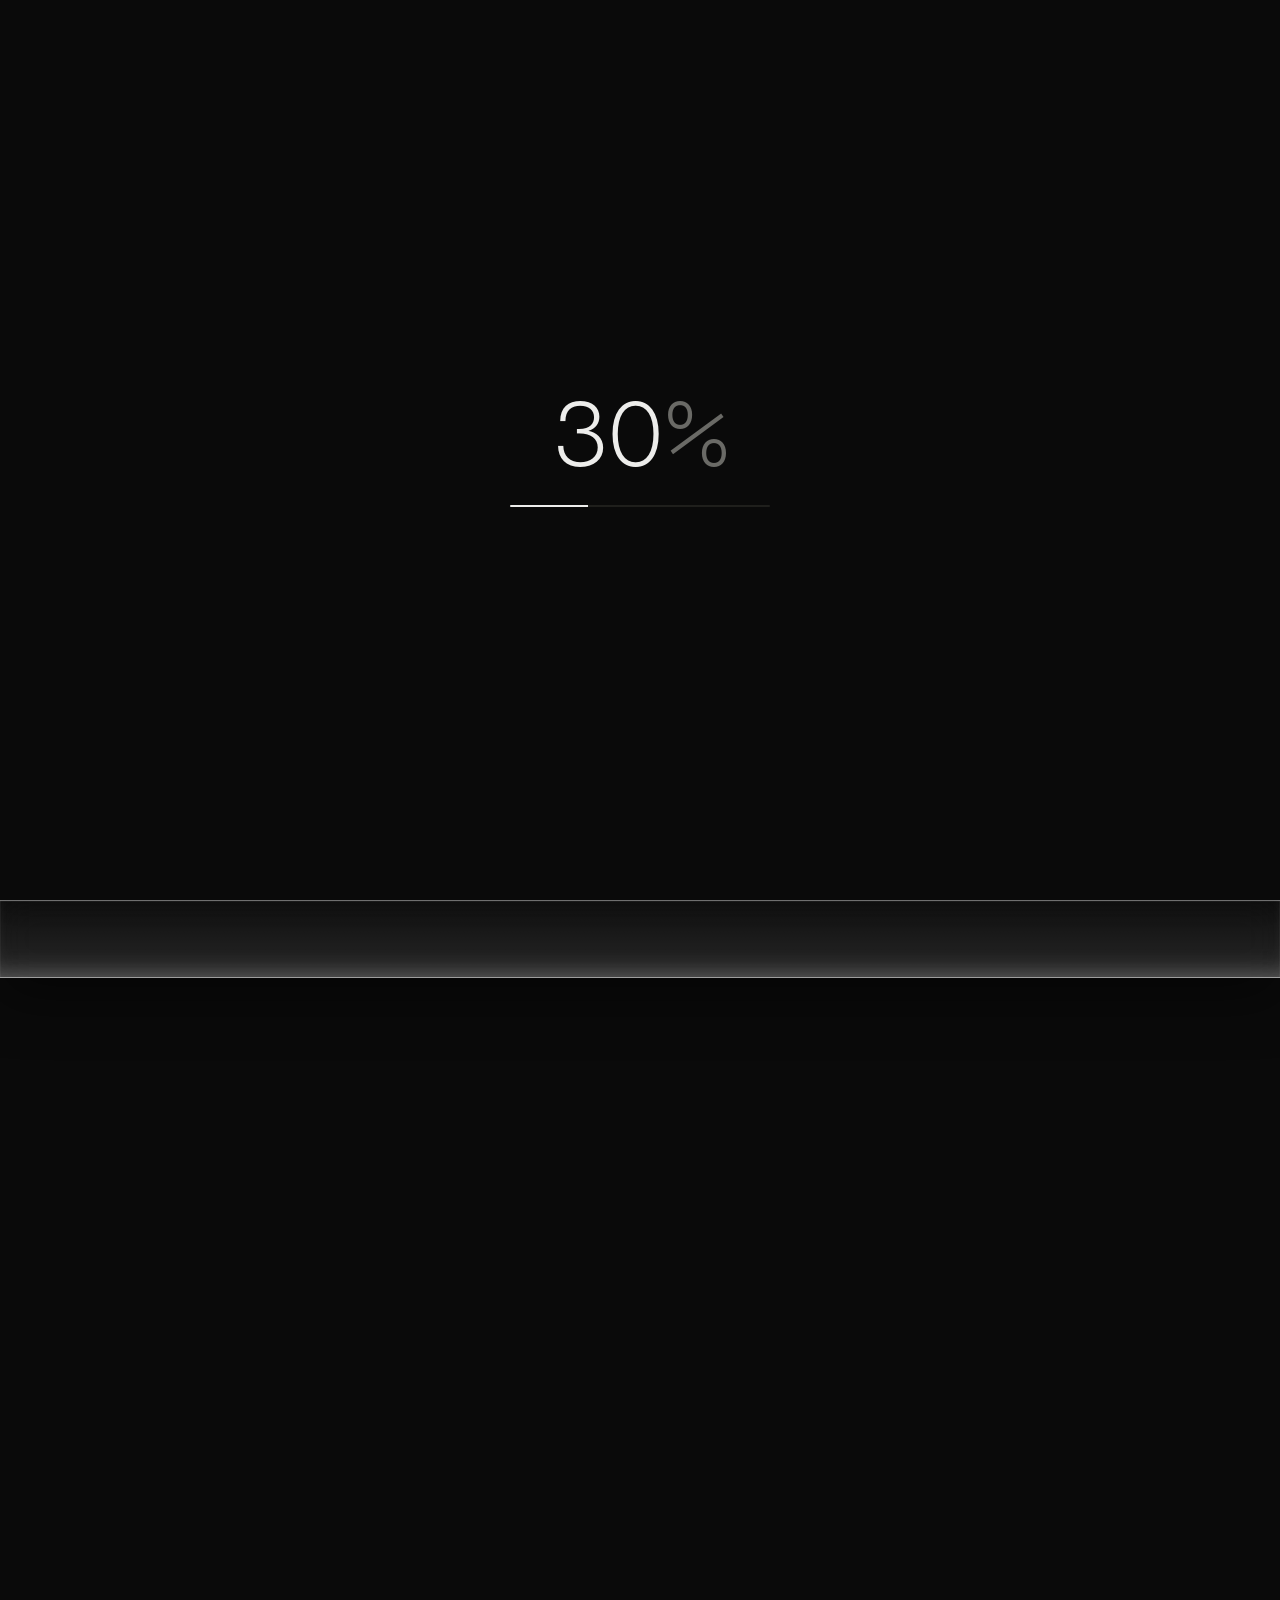
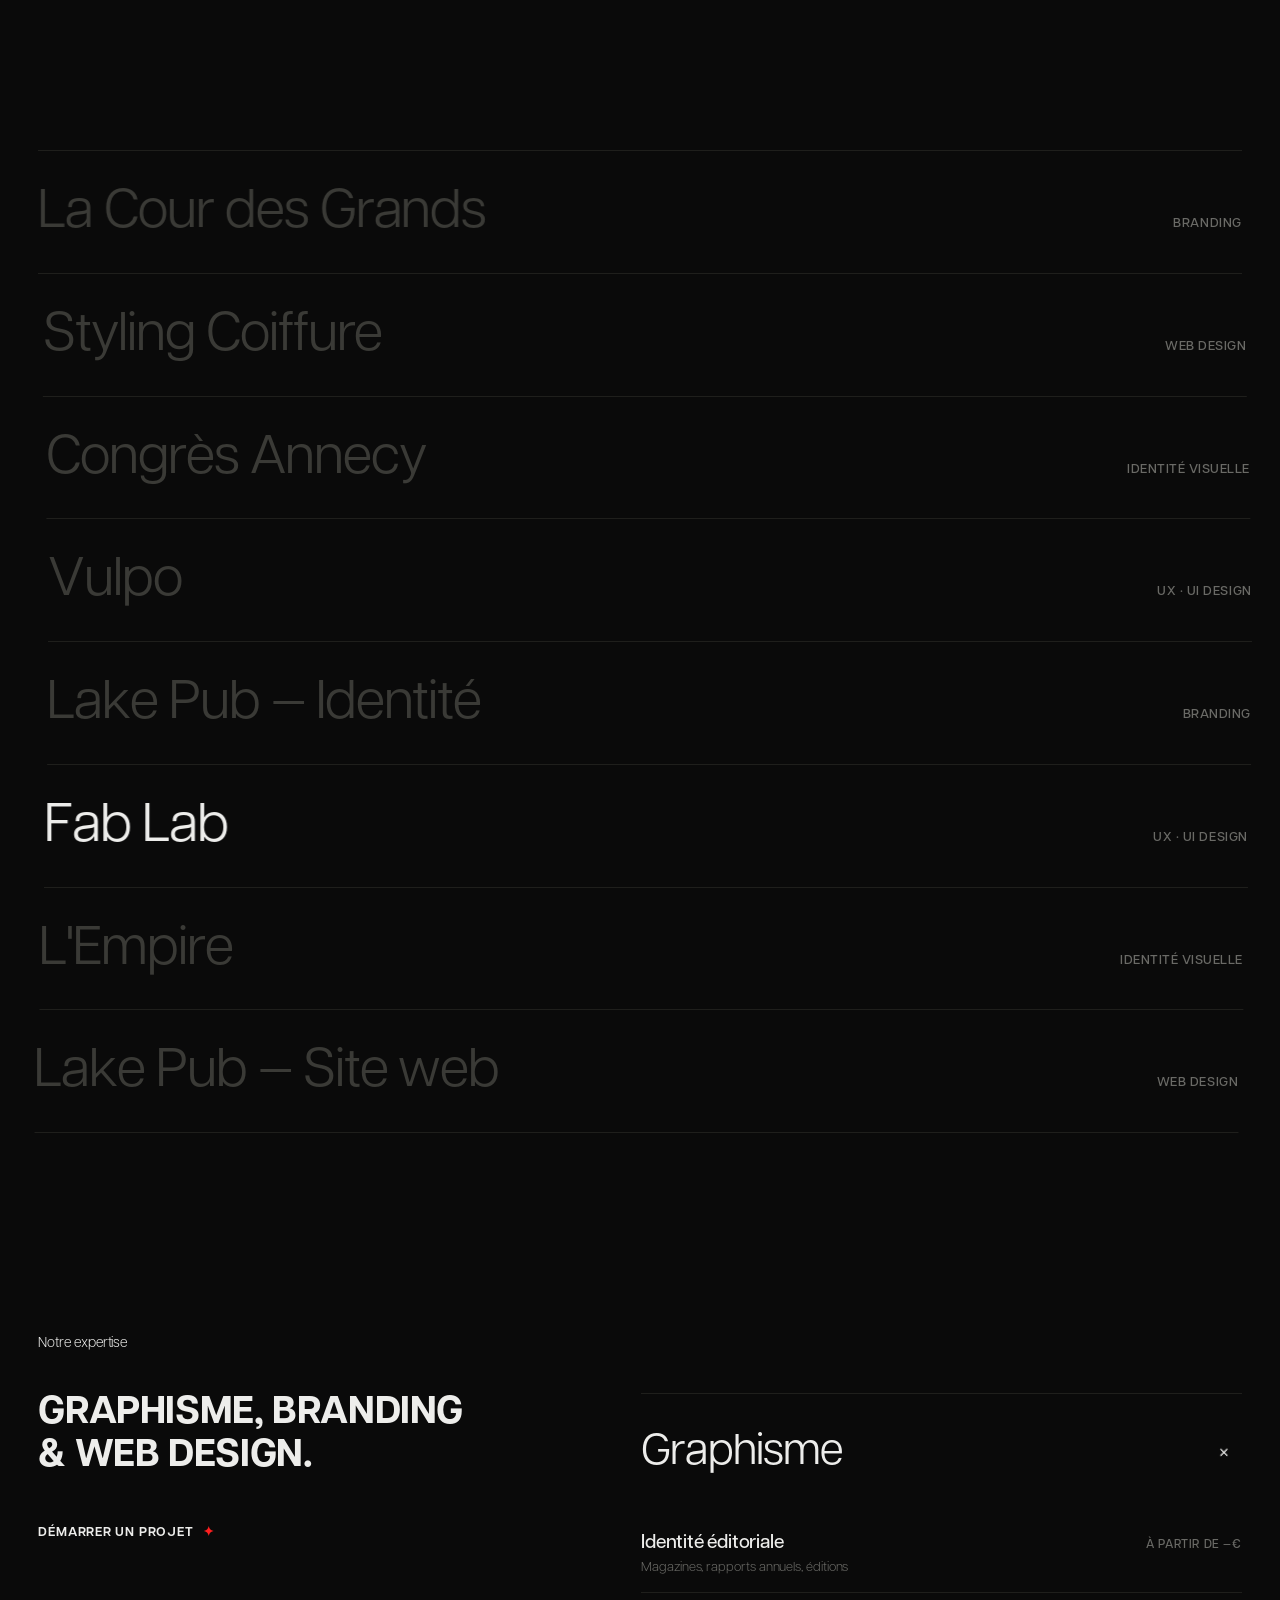
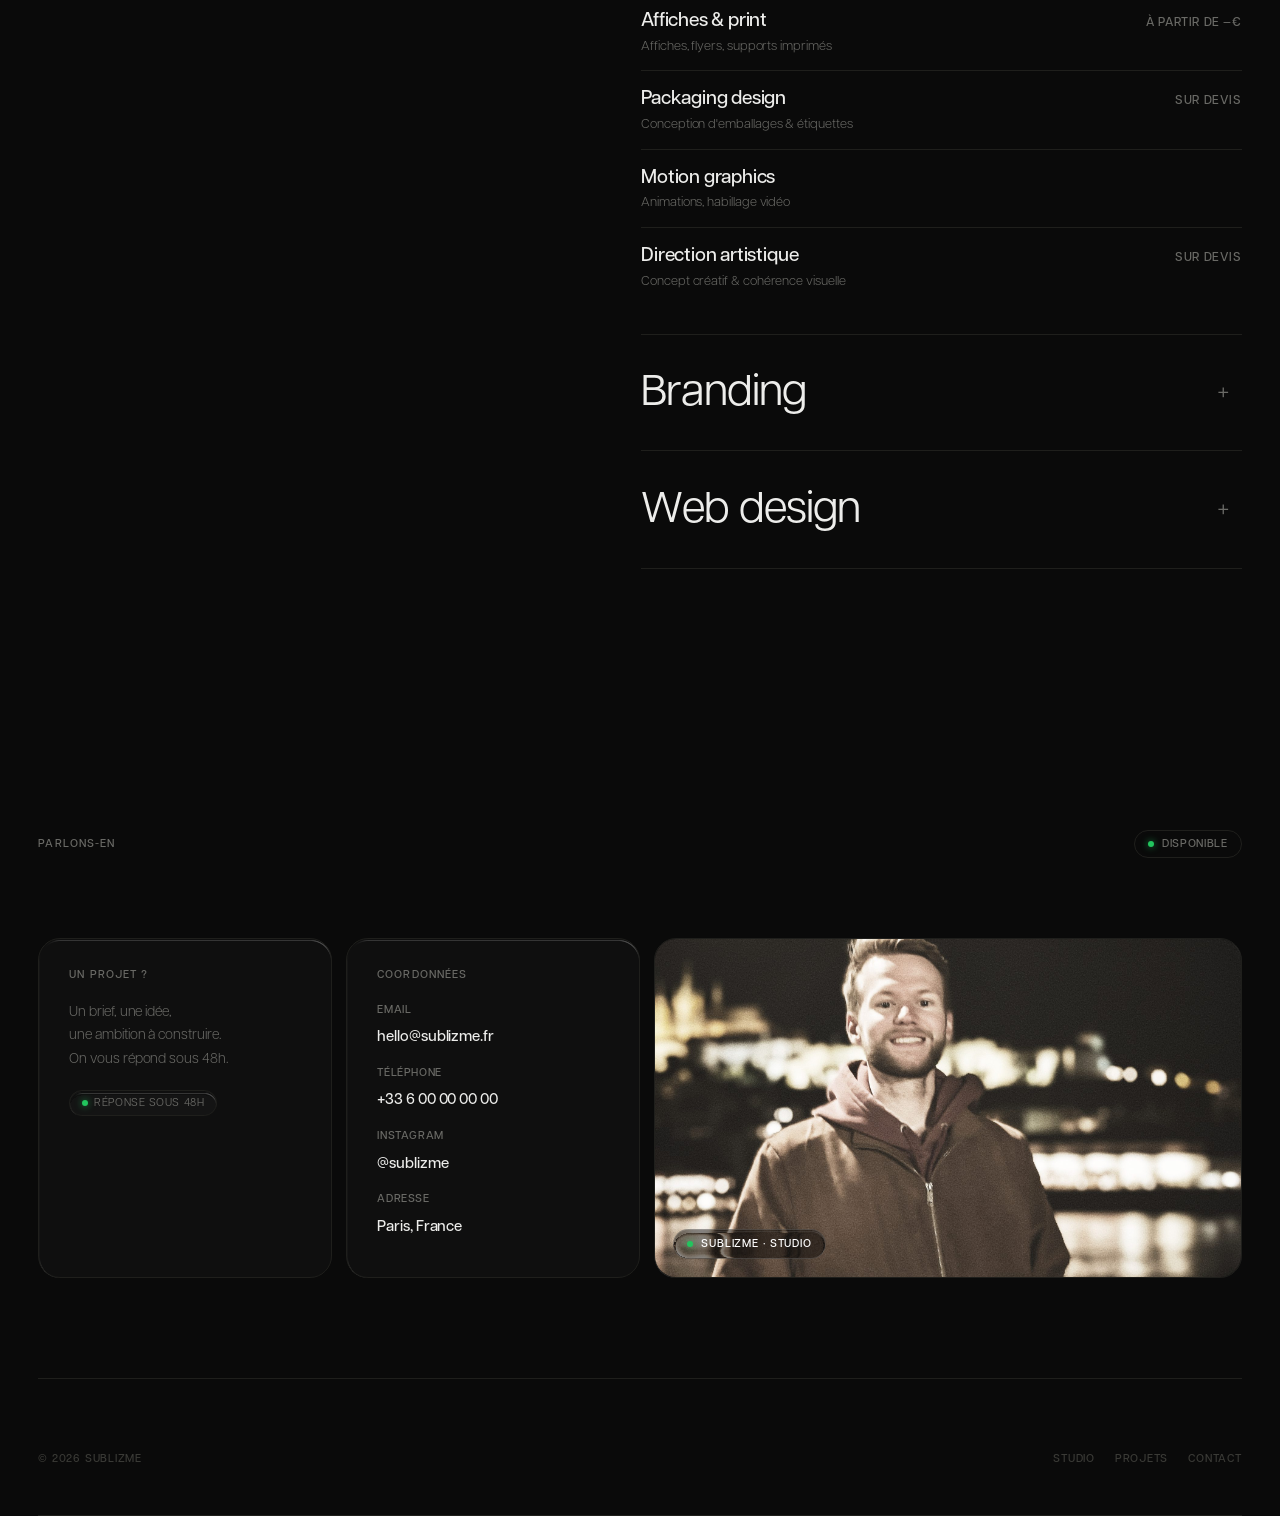
<file: index.html>
<!DOCTYPE html>
<html lang="fr">
<head>
  <meta charset="UTF-8">
  <meta name="viewport" content="width=device-width, initial-scale=1.0">
  <meta name="description" content="Sublizme — Studio créatif. Graphisme, branding et web design haut de gamme. Paris.">
  <title>Sublizme — Studio Créatif</title>
  <link rel="icon" type="image/svg+xml" href="assets/img/favicon.svg">
  <link rel="stylesheet" href="assets/css/base.css?v=57">
  <link rel="stylesheet" href="assets/css/components.css?v=57">
  <link rel="stylesheet" href="assets/css/pages.css?v=57">
</head>
<body>
  <div class="pt" id="pt" aria-hidden="true"></div>

  <!-- ========== ÉCRAN DE CHARGEMENT ========== -->
  <div class="loader" id="loader">
    <div class="loader-inner">
      <div class="loader-pct"><span id="loader-num">0</span><span class="loader-sign">%</span></div>
      <div class="loader-bar"><span class="loader-bar-fill" id="loader-bar"></span></div>
    </div>
  </div>

  <!-- ========== HERO ========== -->
  <section class="hero" id="hero">
    <div class="hero-stage">
      <!-- Grille animée en fond (canvas). -->
      <canvas class="hero-grid" id="hero-grid" aria-hidden="true"></canvas>
      <!-- Média qui s'agrandit au scroll (vidéo desktop / image figée mobile,
           injecté par index.js) + accroche qui s'écarte. -->
      <div class="hero-expand" id="hero-expand"></div>
      <div class="hero-title" id="hero-title" aria-hidden="true">
        <span class="ht-word ht-1">Studio</span>
        <span class="ht-word ht-2">Créatif</span>
      </div>
    </div>

    <div class="hero-foot" id="hero-foot">
      <div class="version">
        <a href="#" class="sn-logo" aria-label="Sublizme">
          <svg xmlns="http://www.w3.org/2000/svg" viewBox="0 0 1382.81 239.48" fill="currentColor">
            <path d="M114.4,103.4l-28.28-5.66c-14.46-3.14-17.6-11-17.6-16.66,0-8.49,5.97-18.54,25.77-18.54,14.77,0,30.17,5.03,28.91,23.89h61.91c0-50.28-36.46-72.91-89.26-72.91S5.97,34.88,5.97,81.08c0,43.69,33.63,57.83,66.31,64.11l31.74,6.29c16.97,3.46,23.26,8.49,23.26,18.23,0,13.83-12.57,20.74-30.8,20.74-25.14,0-33.63-14.14-34.57-30.8H0c0,53.74,38.34,79.83,96.17,79.83,49.97,0,94.28-18.86,94.28-70.09,0-32.06-17.28-54.37-76.06-66Z"/>
            <path d="M315.85,163.74c0,21.06-12.57,27.97-26.08,27.97s-22.94-6.91-22.94-27.97v-90.83h-58.14v105.29c0,39.29,23.57,61.28,55,61.28s46.51-20.74,49.66-38.34h2.51v35.2h58.14V72.91h-58.14v90.83Z"/>
            <path d="M497.5,69.77c-21.69,0-37.71,10.06-42.43,18.86V16.34h-58.14v220h58.14v-15.72c4.72,8.8,20.74,18.86,42.43,18.86,33.63,0,70.08-23.89,70.08-84.86s-36.46-84.86-70.08-84.86ZM482.42,191.39c-14.14,0-29.86-11.31-29.86-36.77s15.71-36.77,29.86-36.77,30.48,11.31,30.48,36.77-16.03,36.77-30.48,36.77Z"/>
            <rect x="582.67" y="16.34" width="58.14" height="220"/>
            <rect x="663.75" y="72.91" width="58.14" height="163.43"/>
            <path d="M692.66,0c-16.03,0-30.48,13.2-30.48,30.8s14.46,30.49,30.48,30.49,30.8-12.88,30.8-30.49-14.46-30.8-30.8-30.8Z"/>
            <path d="M1149.3,69.77c-27.34,0-46.83,20.11-49.34,37.4h-.32c-7.23-24.2-26.08-37.4-48.08-37.4-25.46,0-43.06,20.75-45.57,38.34h-2.51v-35.2h-58.14v163.43h58.14v-90.83c0-21.06,10.69-27.97,21.37-27.97s19.8,6.91,19.8,27.97v90.83h58.14v-90.83c0-21.06,10.69-27.97,21.37-27.97s19.8,6.91,19.8,27.97v90.83h58.14v-105.28c0-39.29-21.69-61.29-52.8-61.29Z"/>
            <path d="M1382.81,155.57c0-66-38.34-85.8-80.46-85.8s-85.17,22.31-85.17,83.91c0,65.05,45.57,85.8,84.86,85.8,42.43,0,71.97-22.95,78.57-60.66h-50.6c-1.89,7.54-5.66,16.97-27.03,16.97-16.97,0-27.66-6.91-30.48-27.03h109.37c.63-3.77.94-6.91.94-13.2ZM1272.81,136.08c2.83-14.77,11.32-22.63,27.97-22.63,21.69,0,26.4,13.51,27.34,22.63h-55.31Z"/>
            <path d="M833.61,214.08c-.08-16.27-5.33-30.99-13.8-41.72-7.46-9.45-20.74-11.79-31.1-5.65-23.82,14.12-39.65,39.43-39.65,69.63h173.32v-81.71h-41.36c-26.12.19-47.27,26.7-47.42,59.45Z"/>
            <path d="M833.61,95.17c.08,16.27,5.33,30.99,13.8,41.72,7.46,9.45,20.74,11.79,31.1,5.65,23.82-14.12,39.65-39.43,39.65-69.63h-173.32v81.71h41.37c26.12-.19,47.26-26.7,47.41-59.45Z"/>
          </svg>
        </a>
      </div>
      <div class="nav">
        <a class="menu-btn" href="#contact">contact</a>
      </div>
    </div>
  </section>

  <!-- ========== ABOUT ========== -->
  <section class="about" id="about">
    <div class="copy" id="about-copy">Un studio créatif fondé sur une conviction : <em>l'esthétique</em> n'est pas un luxe, c'est un avantage compétitif. Chaque détail compte.</div>
  </section>

  <!-- ========== PROJECTS ========== -->
  <section class="projects" id="projects">
    <div class="project-list">
      <a class="project-row hover-star"       data-idx="0" href="projet-lacourdesgrands.html"><span class="title">La Cour des Grands</span><span class="meta">Branding</span></a>
      <a class="project-row muted hover-star" data-idx="1" href="projet-stylingcoiffure.html"><span class="title">Styling Coiffure</span><span class="meta">Web design</span></a>
      <a class="project-row muted hover-star" data-idx="2" href="projet-congresannecy.html"><span class="title">Congrès Annecy</span><span class="meta">Identité visuelle</span></a>
      <a class="project-row muted hover-star" data-idx="3" href="projet-vulpo.html"><span class="title">Vulpo</span><span class="meta">UX · UI Design</span></a>
      <a class="project-row muted hover-star" data-idx="4" href="projet-lakepub-identite.html"><span class="title">Lake Pub — Identité</span><span class="meta">Branding</span></a>
      <a class="project-row muted hover-star" data-idx="5" href="projet-fablab.html"><span class="title">Fab Lab</span><span class="meta">UX · UI Design</span></a>
      <a class="project-row muted hover-star" data-idx="6" href="projet-lempire.html"><span class="title">L'Empire</span><span class="meta">Identité visuelle</span></a>
      <a class="project-row muted hover-star" data-idx="7" href="projet-lakepub-web.html"><span class="title">Lake Pub — Site web</span><span class="meta">Web design</span></a>
    </div>
  </section>

  <!-- ========== SERVICES ========== -->
  <section class="services" id="services">
    <div class="services-left">
      <div class="label">Notre expertise</div>
      <h2>Graphisme, Branding &amp; Web design.</h2>
      <a href="#contact" class="cta fx-x-trigger"><span class="cta-txt">DÉMARRER UN PROJET</span> <span class="star">✦</span></a>
    </div>
    <div class="services-right">

      <div class="service-row fx-x-trigger"><span class="name">Graphisme</span><span class="plus">+</span></div>
      <div class="service-body"><div class="inner">
        <div class="svc-item"><div class="svc-info"><span class="svc-name">Identité éditoriale</span><span class="svc-desc">Magazines, rapports annuels, éditions</span></div><span class="svc-price">à partir de —€</span></div>
        <div class="svc-item"><div class="svc-info"><span class="svc-name">Affiches &amp; print</span><span class="svc-desc">Affiches, flyers, supports imprimés</span></div><span class="svc-price">à partir de —€</span></div>
        <div class="svc-item"><div class="svc-info"><span class="svc-name">Packaging design</span><span class="svc-desc">Conception d'emballages &amp; étiquettes</span></div><span class="svc-price">sur devis</span></div>
        <div class="svc-item"><div class="svc-info"><span class="svc-name">Motion graphics</span><span class="svc-desc">Animations, habillage vidéo</span></div></div>
        <div class="svc-item"><div class="svc-info"><span class="svc-name">Direction artistique</span><span class="svc-desc">Concept créatif &amp; cohérence visuelle</span></div><span class="svc-price">sur devis</span></div>
      </div></div>

      <div class="service-row fx-x-trigger"><span class="name">Branding</span><span class="plus">+</span></div>
      <div class="service-body"><div class="inner">
        <div class="svc-item"><div class="svc-info"><span class="svc-name">Stratégie de marque</span><span class="svc-desc">Positionnement, plateforme de marque</span></div><span class="svc-price">sur devis</span></div>
        <div class="svc-item"><div class="svc-info"><span class="svc-name">Logo &amp; wordmark</span><span class="svc-desc">Création de logotype sur mesure</span></div><span class="svc-price">à partir de —€</span></div>
        <div class="svc-item"><div class="svc-info"><span class="svc-name">Charte graphique</span><span class="svc-desc">Couleurs, typographies, déclinaisons</span></div><span class="svc-price">à partir de —€</span></div>
        <div class="svc-item"><div class="svc-info"><span class="svc-name">Naming</span><span class="svc-desc">Recherche de nom &amp; baseline</span></div></div>
        <div class="svc-item"><div class="svc-info"><span class="svc-name">Brand guidelines</span><span class="svc-desc">Document de référence complet</span></div></div>
      </div></div>

      <div class="service-row fx-x-trigger"><span class="name">Web design</span><span class="plus">+</span></div>
      <div class="service-body"><div class="inner">
        <div class="svc-item"><div class="svc-info"><span class="svc-name">Site vitrine</span><span class="svc-desc">Design + intégration, jusqu'à 6 sections</span></div><span class="svc-price">à partir de —€</span></div>
        <div class="svc-item"><div class="svc-info"><span class="svc-name">Landing page</span><span class="svc-desc">Page unique orientée conversion</span></div><span class="svc-price">à partir de —€</span></div>
        <div class="svc-item"><div class="svc-info"><span class="svc-name">UX/UI design</span><span class="svc-desc">Maquettes, design system</span></div><span class="svc-price">sur devis</span></div>
        <div class="svc-item"><div class="svc-info"><span class="svc-name">Prototypage Figma</span><span class="svc-desc">Prototype interactif cliquable</span></div></div>
        <div class="svc-item"><div class="svc-info"><span class="svc-name">Intégration web</span><span class="svc-desc">Développement responsive</span></div><span class="svc-price">à partir de —€</span></div>
      </div></div>

    </div>
  </section>

  <!-- Curseur custom, % de scroll, pile d'aperçus projet — injectés/utilisés par JS -->
  <div class="pct" id="pct">00%</div>
  <div class="cursor-stack" id="cursor-stack" aria-hidden="true"></div>

  <script src="assets/js/site.js?v=57"></script>
  <script src="assets/js/index.js?v=57"></script>
</body>
</html>
</file>
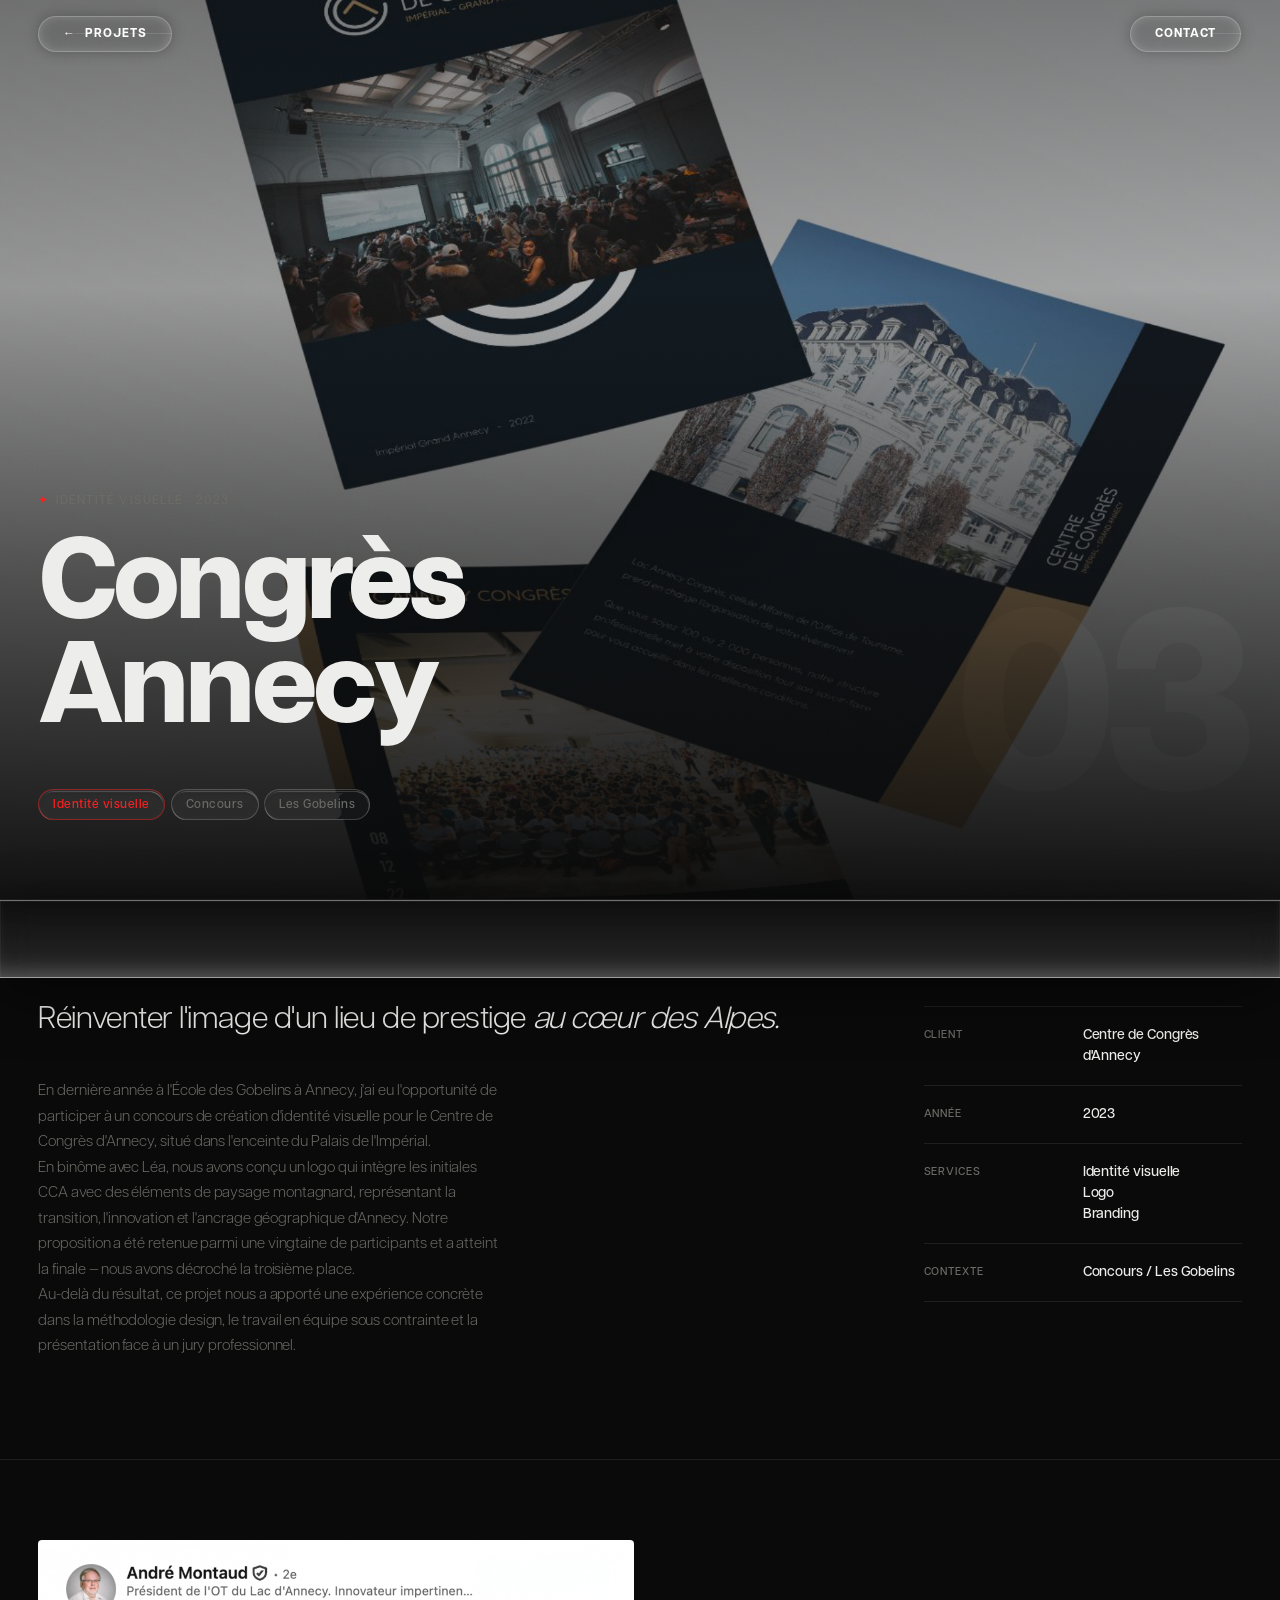
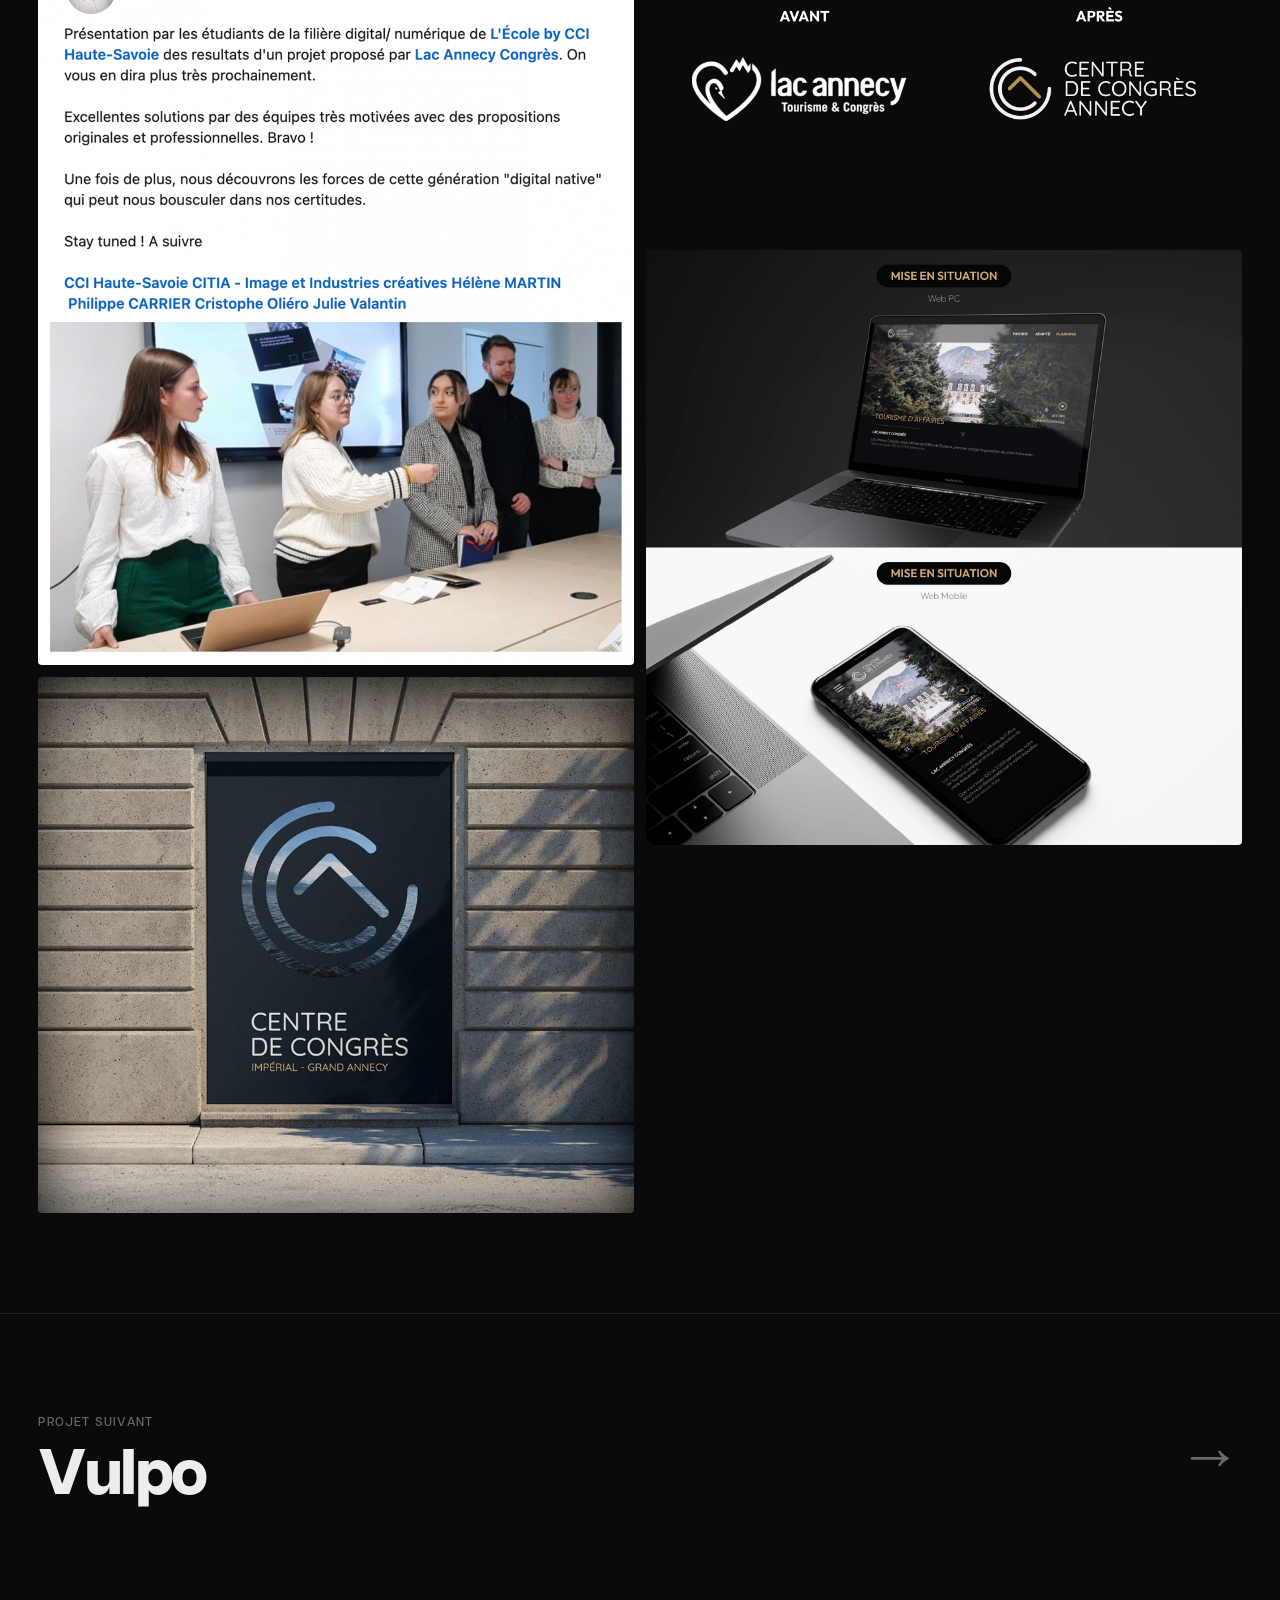
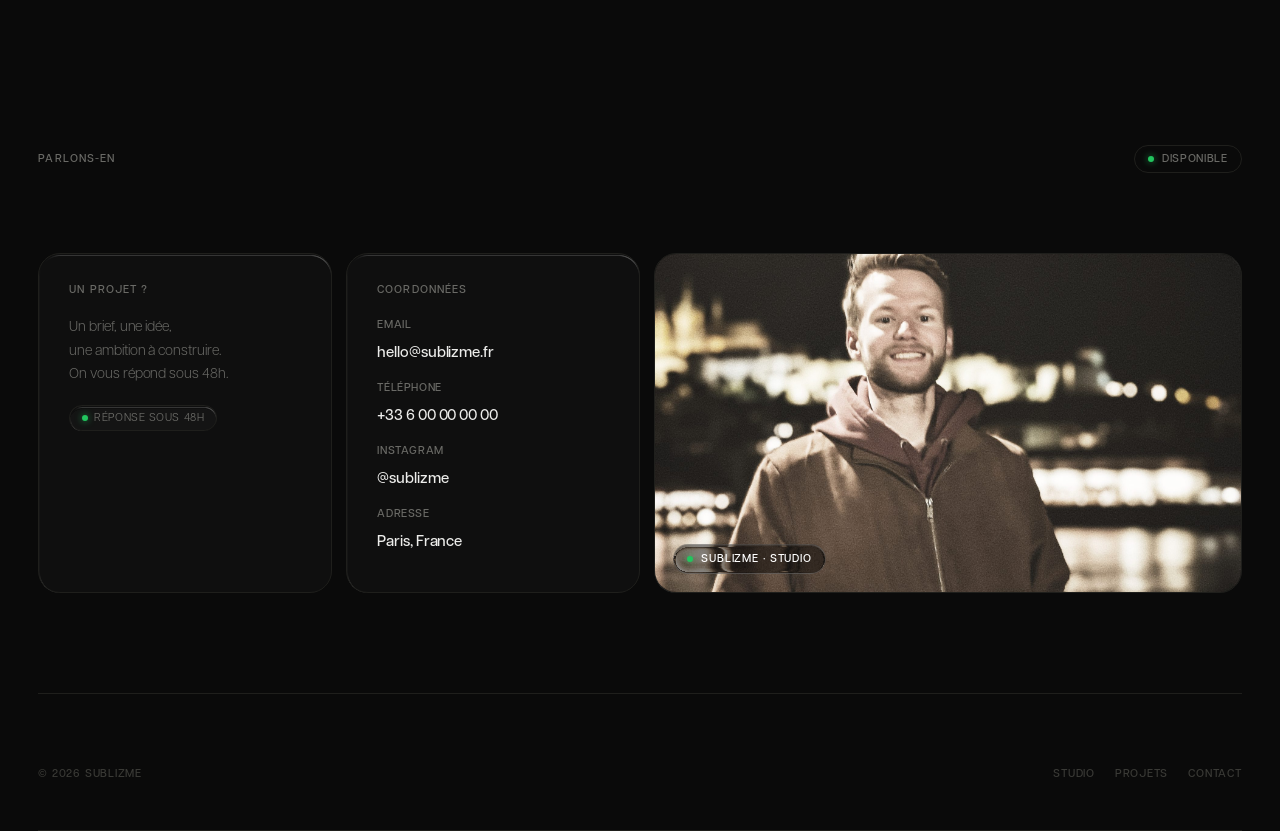
<file: projet-congresannecy.html>
<!DOCTYPE html>
<html lang="fr">
<head>
<meta charset="UTF-8">
<meta name="viewport" content="width=device-width, initial-scale=1.0">
<title>Congrès Annecy — Sublizme</title>
<link rel="icon" type="image/svg+xml" href="assets/img/favicon.svg">
<link rel="stylesheet" href="assets/css/base.css?v=57">
<link rel="stylesheet" href="assets/css/components.css?v=57">
<link rel="stylesheet" href="assets/css/pages.css?v=57">
</head>
<body>
  <div class="pt" id="pt" aria-hidden="true"></div>

<!-- HERO -->
<section class="ph">
  <div class="ph-num" aria-hidden="true">03</div>
  <div class="ph-kicker"><span class="dot">✦</span>Identité visuelle · 2023</div>
  <h1>Congrès<br>Annecy</h1>
  <div class="ph-tags">
    <span class="ph-tag accent">Identité visuelle</span>
    <span class="ph-tag">Concours</span>
    <span class="ph-tag">Les Gobelins</span>
  </div>
  <div class="ph-divider"></div>
</section>

<!-- COVER -->
<div class="pc-cover">
  <img src="assets/img/projects/congresannecy-cover.png" alt="Congrès Annecy">
  <div class="cover-overlay"></div>
  <div class="cover-label">Congrès Annecy</div>
</div>

<!-- INFO -->
<section class="pi">
  <div class="pi-desc">
    <p class="pi-intro">Réinventer l'image d'un lieu de prestige <em>au cœur des Alpes.</em></p>
    <p>En dernière année à l'École des Gobelins à Annecy, j'ai eu l'opportunité de participer à un concours de création d'identité visuelle pour le Centre de Congrès d'Annecy, situé dans l'enceinte du Palais de l'Impérial.</p>
    <p>En binôme avec Léa, nous avons conçu un logo qui intègre les initiales CCA avec des éléments de paysage montagnard, représentant la transition, l'innovation et l'ancrage géographique d'Annecy. Notre proposition a été retenue parmi une vingtaine de participants et a atteint la finale — nous avons décroché la troisième place.</p>
    <p>Au-delà du résultat, ce projet nous a apporté une expérience concrète dans la méthodologie design, le travail en équipe sous contrainte et la présentation face à un jury professionnel.</p>
  </div>
  <div class="pi-meta">
    <div class="pi-meta-row"><span class="mk">Client</span><span class="mv">Centre de Congrès d'Annecy</span></div>
    <div class="pi-meta-row"><span class="mk">Année</span><span class="mv">2023</span></div>
    <div class="pi-meta-row"><span class="mk">Services</span><span class="mv">Identité visuelle<br>Logo<br>Branding</span></div>
    <div class="pi-meta-row"><span class="mk">Contexte</span><span class="mv">Concours / Les Gobelins</span></div>
  </div>
</section>

<!-- MASONRY -->
<div class="masonry">
  <img src="assets/img/projects/congresannecy-presentation.png" alt="Lac Annecy Congrès — présentation du projet">
  <img src="assets/img/projects/congresannecy-mockup.png" alt="Congrès Annecy">
  <img src="assets/img/projects/congresannecy-mid.png" alt="Congrès Annecy">
  <img src="assets/img/projects/congresannecy-duo1.png" alt="Congrès Annecy">
</div>

<!-- NEXT -->
<a href="projet-vulpo.html" class="pn fx-x-trigger">
  <div>
    <div class="pn-label">Projet suivant</div>
    <div class="pn-title">Vulpo</div>
  </div>
  <div class="pn-right"><span class="pn-arrow">→</span></div>
</a>

<script src="assets/js/site.js?v=57"></script>
<script>
SublizmeSite.injectNav({back: 'index.html#projects', label: 'Projets'});
SublizmeSite.injectFooter();
</script>
</body>
</html>
</file>
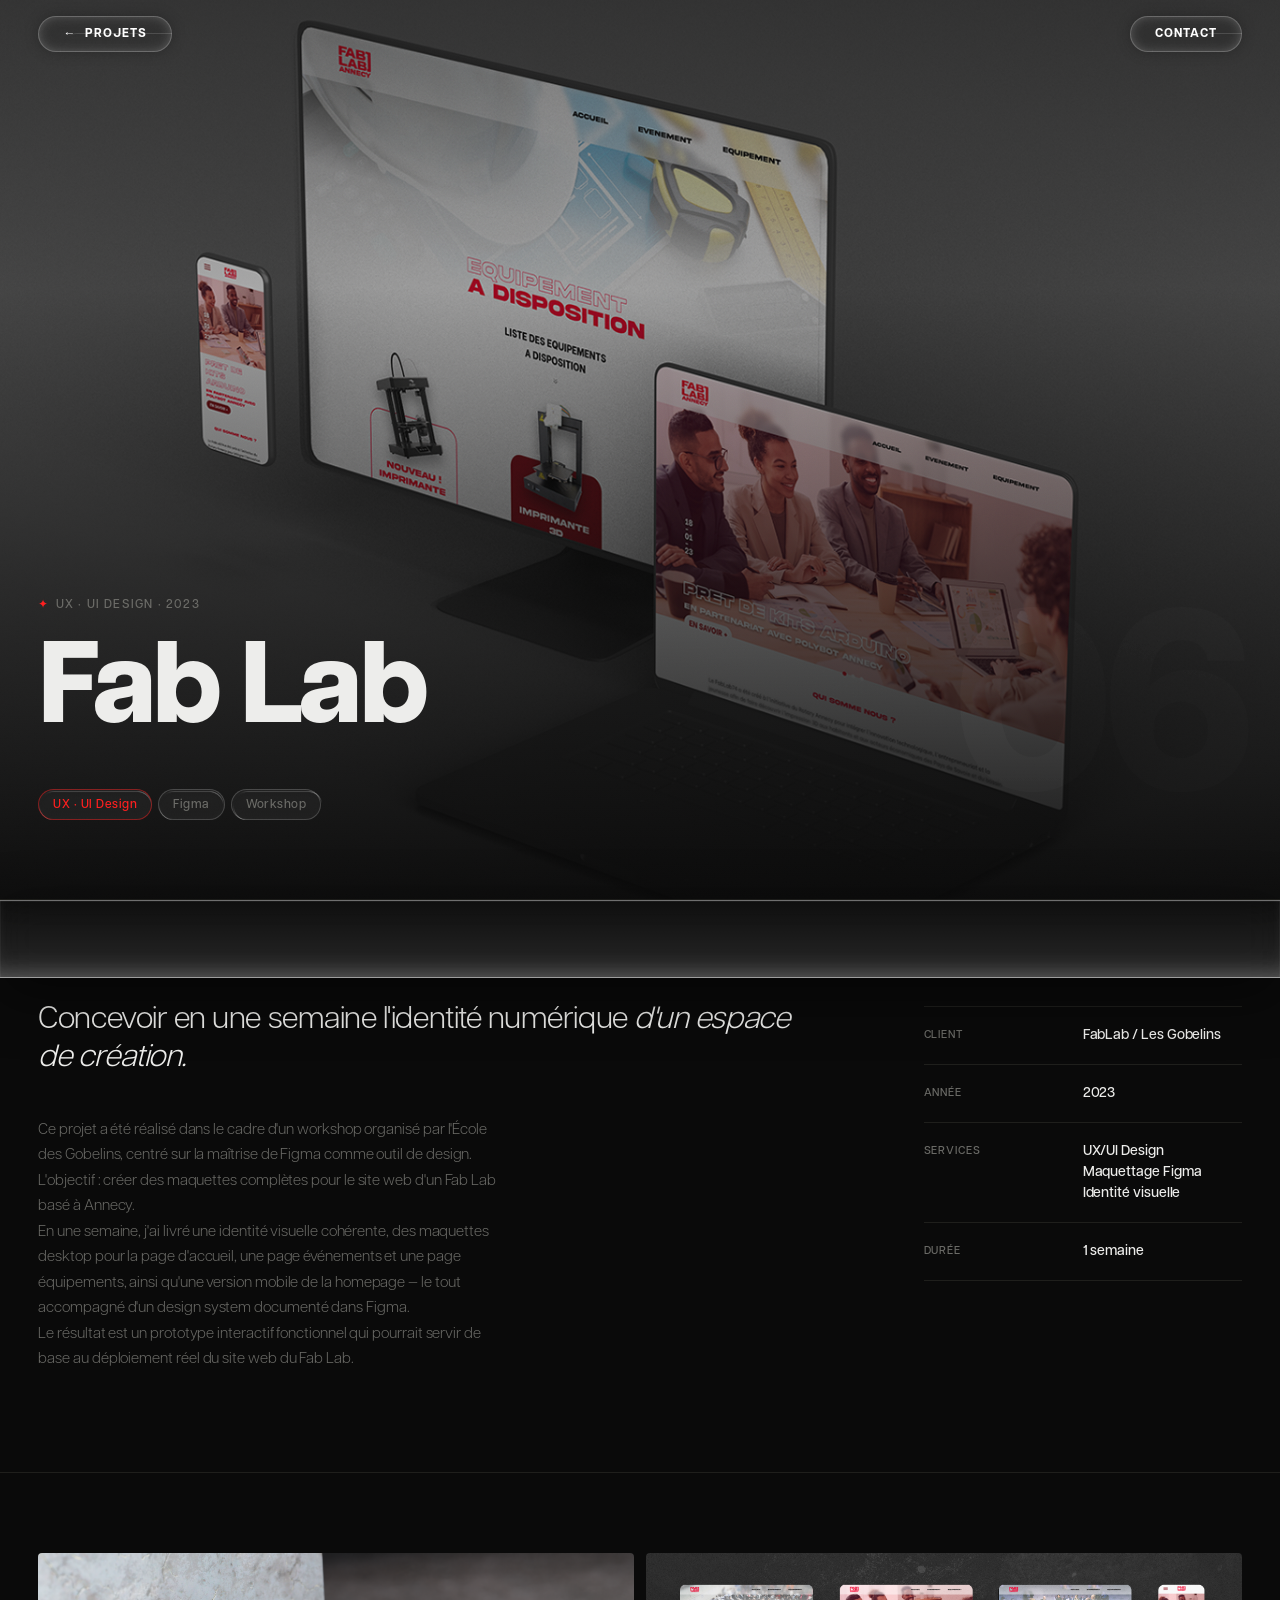
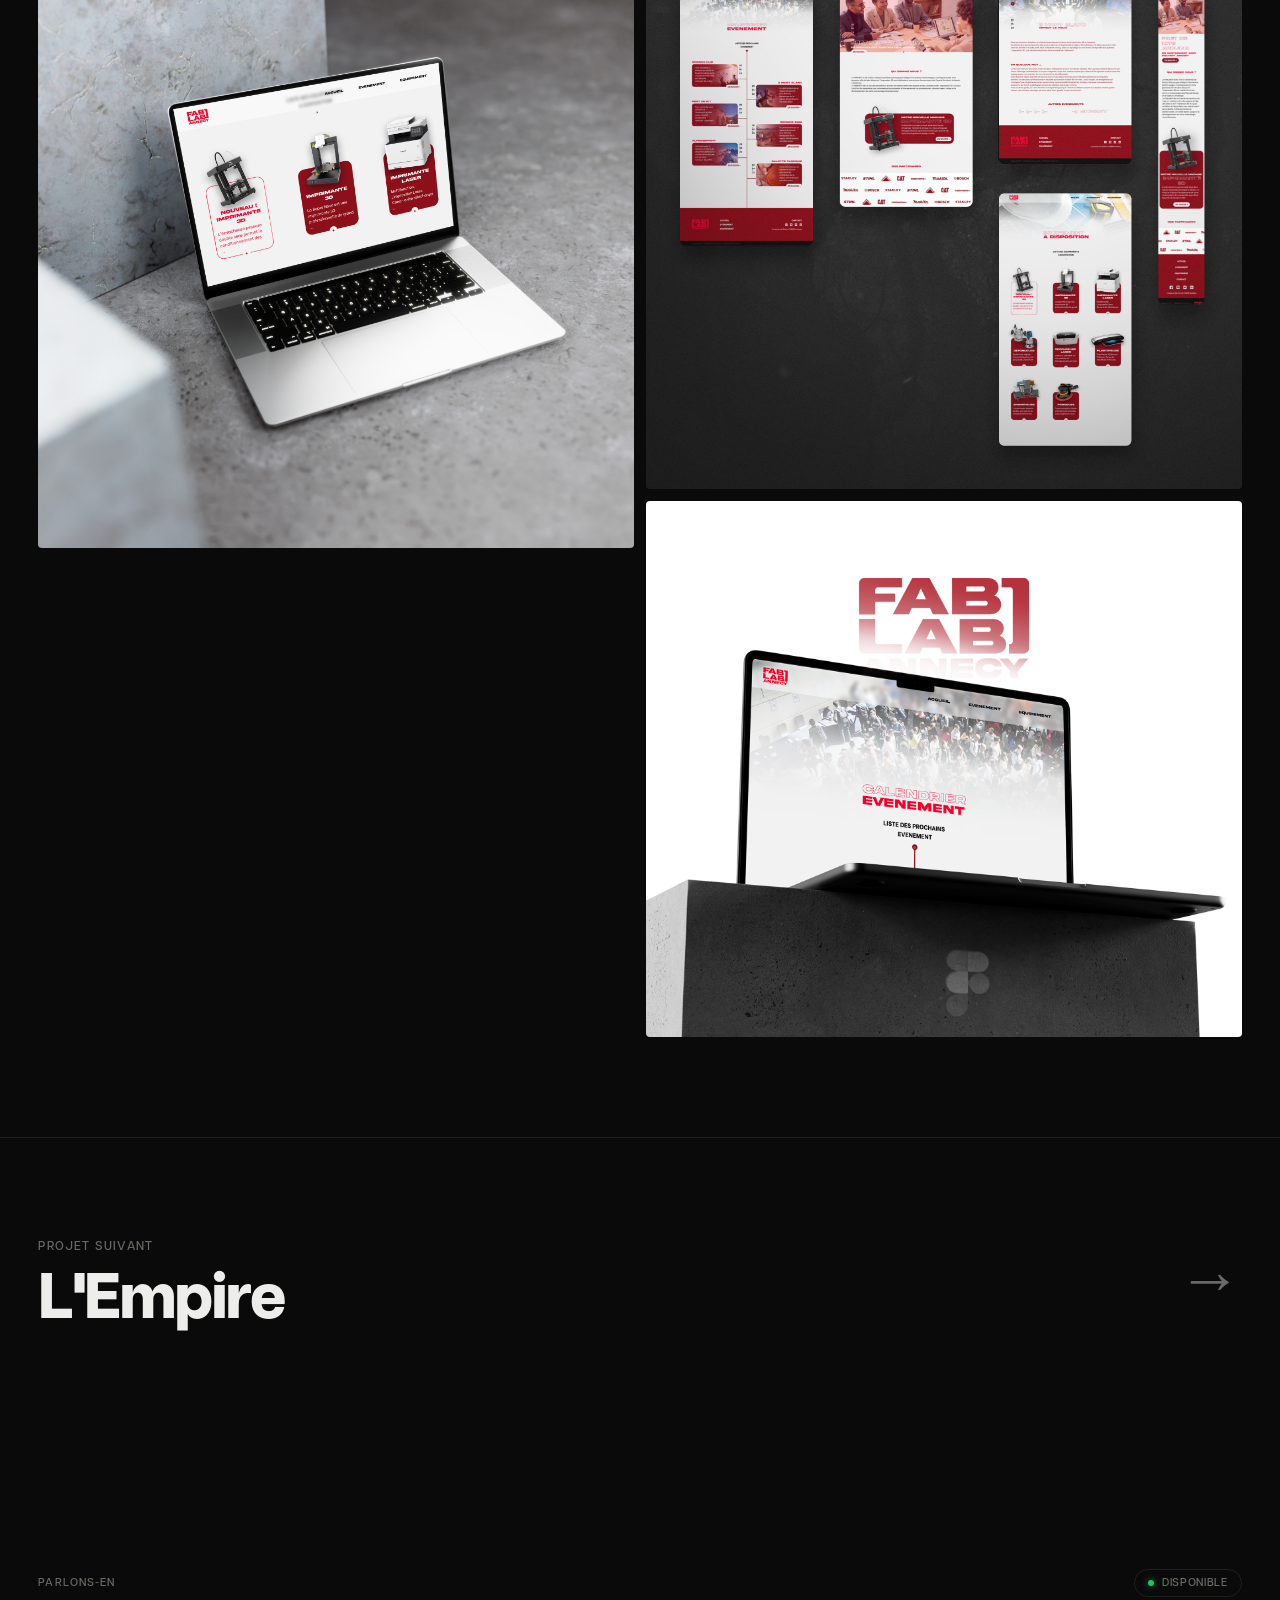
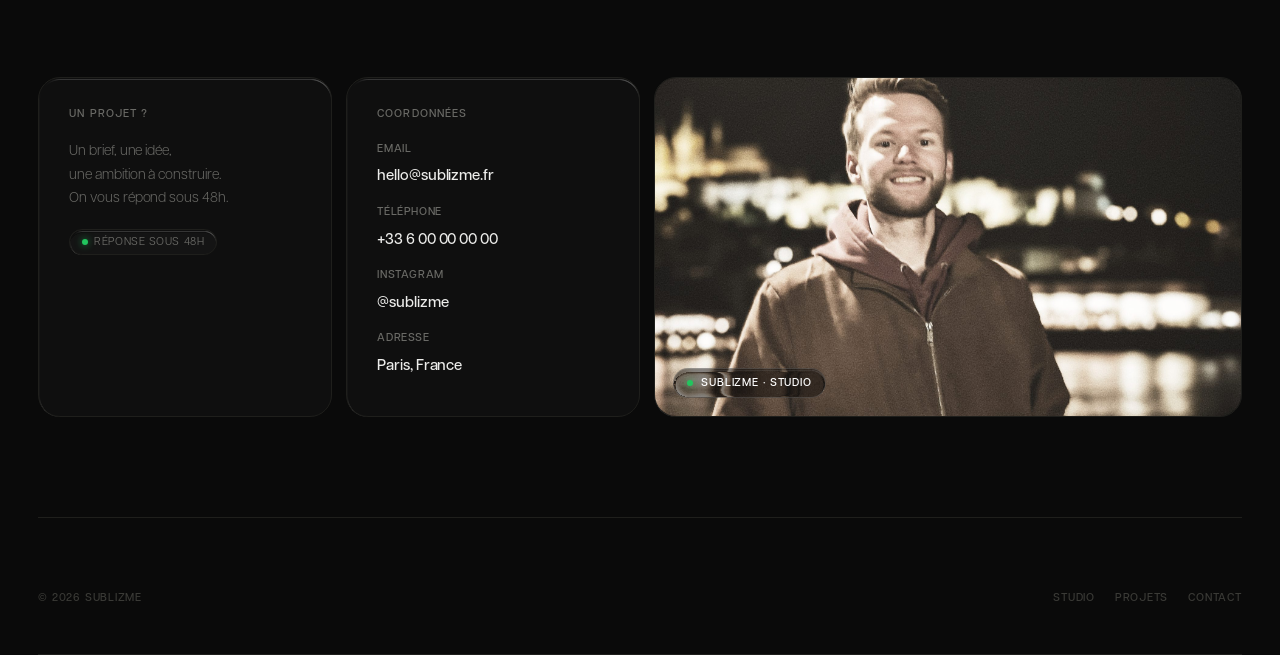
<file: projet-fablab.html>
<!DOCTYPE html>
<html lang="fr">
<head>
<meta charset="UTF-8">
<meta name="viewport" content="width=device-width, initial-scale=1.0">
<title>Fab Lab — Sublizme</title>
<link rel="icon" type="image/svg+xml" href="assets/img/favicon.svg">
<link rel="stylesheet" href="assets/css/base.css?v=57">
<link rel="stylesheet" href="assets/css/components.css?v=57">
<link rel="stylesheet" href="assets/css/pages.css?v=57">
</head>
<body>
  <div class="pt" id="pt" aria-hidden="true"></div>

<!-- HERO -->
<section class="ph">
  <div class="ph-num" aria-hidden="true">06</div>
  <div class="ph-kicker"><span class="dot">✦</span>UX · UI Design · 2023</div>
  <h1>Fab Lab</h1>
  <div class="ph-tags">
    <span class="ph-tag accent">UX · UI Design</span>
    <span class="ph-tag">Figma</span>
    <span class="ph-tag">Workshop</span>
  </div>
  <div class="ph-divider"></div>
</section>

<!-- COVER -->
<div class="pc-cover">
  <img src="assets/img/projects/fablab-cover.png" alt="Fab Lab">
  <div class="cover-overlay"></div>
  <div class="cover-label">Fab Lab</div>
</div>

<!-- INFO -->
<section class="pi">
  <div class="pi-desc">
    <p class="pi-intro">Concevoir en une semaine l'identité numérique <em>d'un espace de création.</em></p>
    <p>Ce projet a été réalisé dans le cadre d'un workshop organisé par l'École des Gobelins, centré sur la maîtrise de Figma comme outil de design. L'objectif : créer des maquettes complètes pour le site web d'un Fab Lab basé à Annecy.</p>
    <p>En une semaine, j'ai livré une identité visuelle cohérente, des maquettes desktop pour la page d'accueil, une page événements et une page équipements, ainsi qu'une version mobile de la homepage — le tout accompagné d'un design system documenté dans Figma.</p>
    <p>Le résultat est un prototype interactif fonctionnel qui pourrait servir de base au déploiement réel du site web du Fab Lab.</p>
  </div>
  <div class="pi-meta">
    <div class="pi-meta-row"><span class="mk">Client</span><span class="mv">FabLab / Les Gobelins</span></div>
    <div class="pi-meta-row"><span class="mk">Année</span><span class="mv">2023</span></div>
    <div class="pi-meta-row"><span class="mk">Services</span><span class="mv">UX/UI Design<br>Maquettage Figma<br>Identité visuelle</span></div>
    <div class="pi-meta-row"><span class="mk">Durée</span><span class="mv">1 semaine</span></div>
  </div>
</section>

<!-- MASONRY -->
<div class="masonry">
  <img src="assets/img/projects/fablab-web-1.png" alt="Fab Lab — site web">
  <img src="assets/img/projects/fablab-web-2.png" alt="Fab Lab — déclinaisons web">
  <img src="assets/img/projects/fablab-mockup.png" alt="Fab Lab">
</div>

<!-- NEXT -->
<a href="projet-lempire.html" class="pn fx-x-trigger">
  <div>
    <div class="pn-label">Projet suivant</div>
    <div class="pn-title">L'Empire</div>
  </div>
  <div class="pn-right"><span class="pn-arrow">→</span></div>
</a>

<script src="assets/js/site.js?v=57"></script>
<script>
SublizmeSite.injectNav({back: 'index.html#projects', label: 'Projets'});
SublizmeSite.injectFooter();
</script>
</body>
</html>
</file>
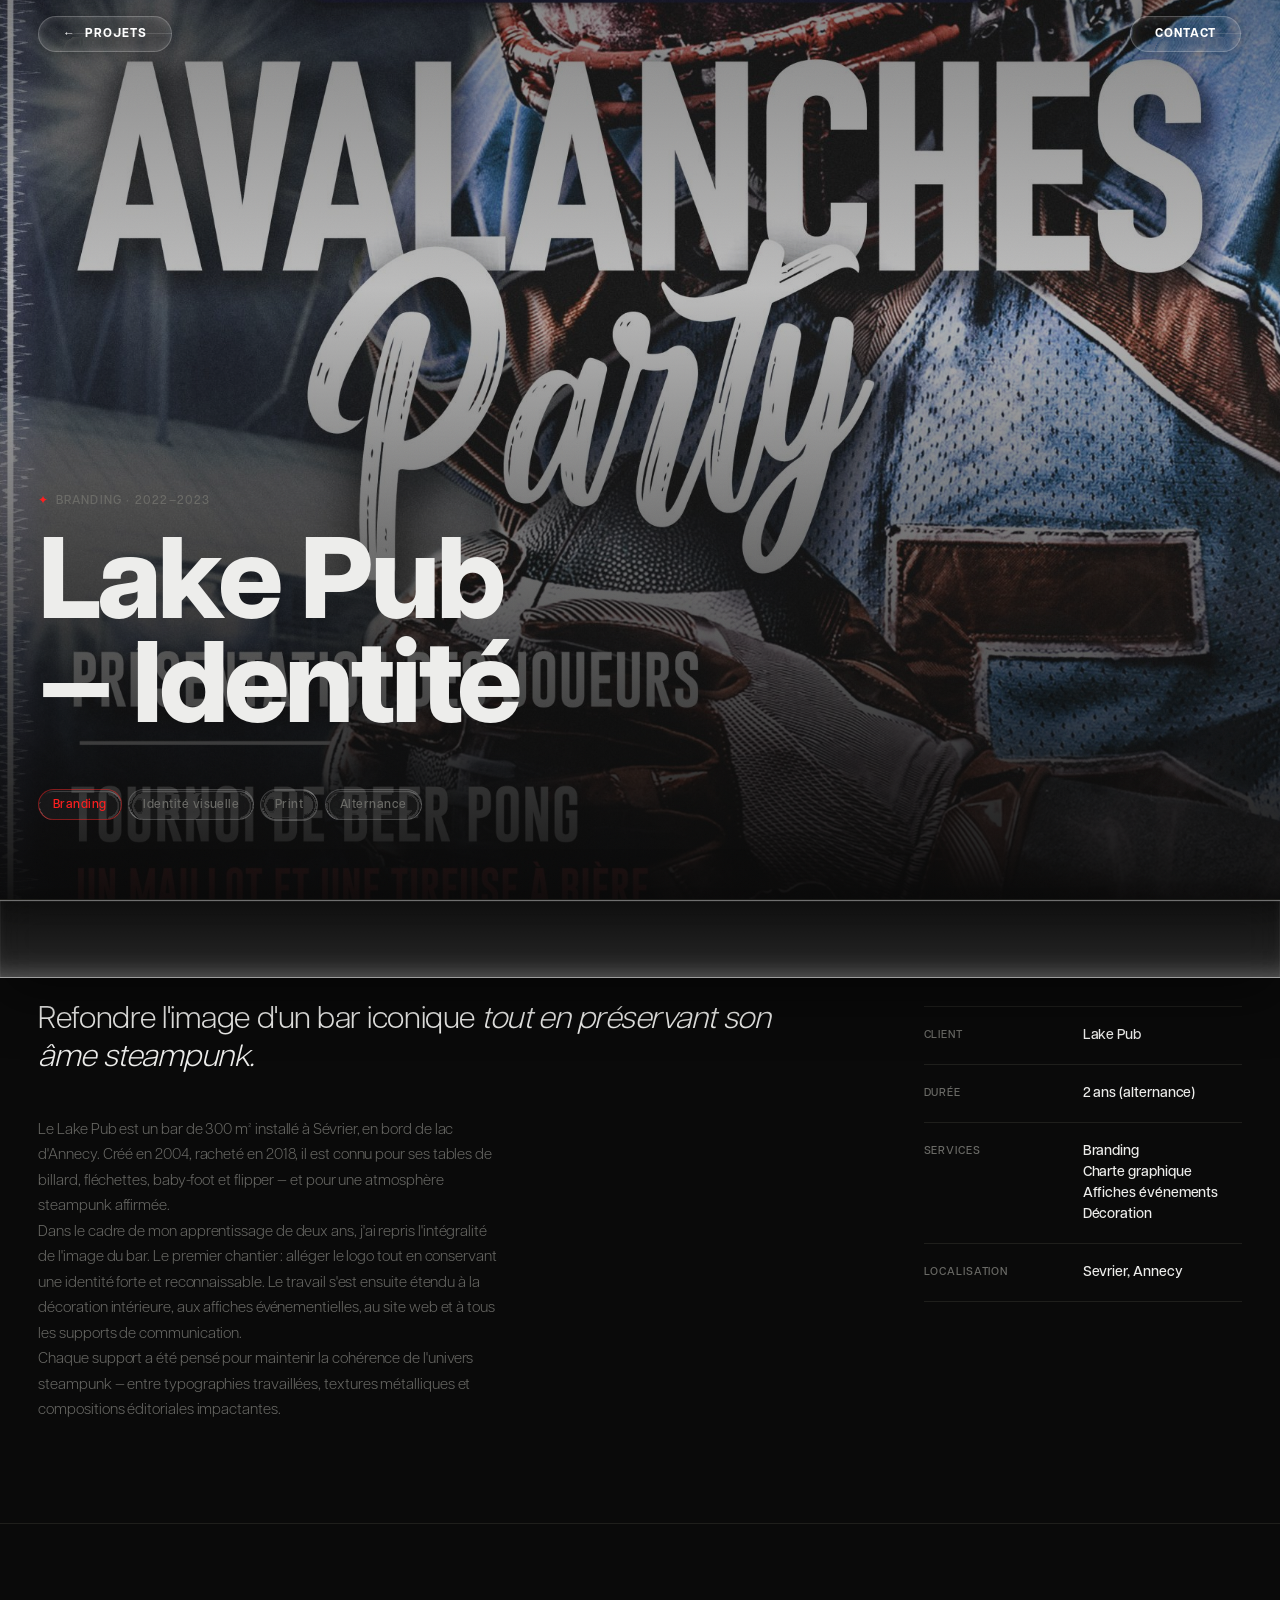
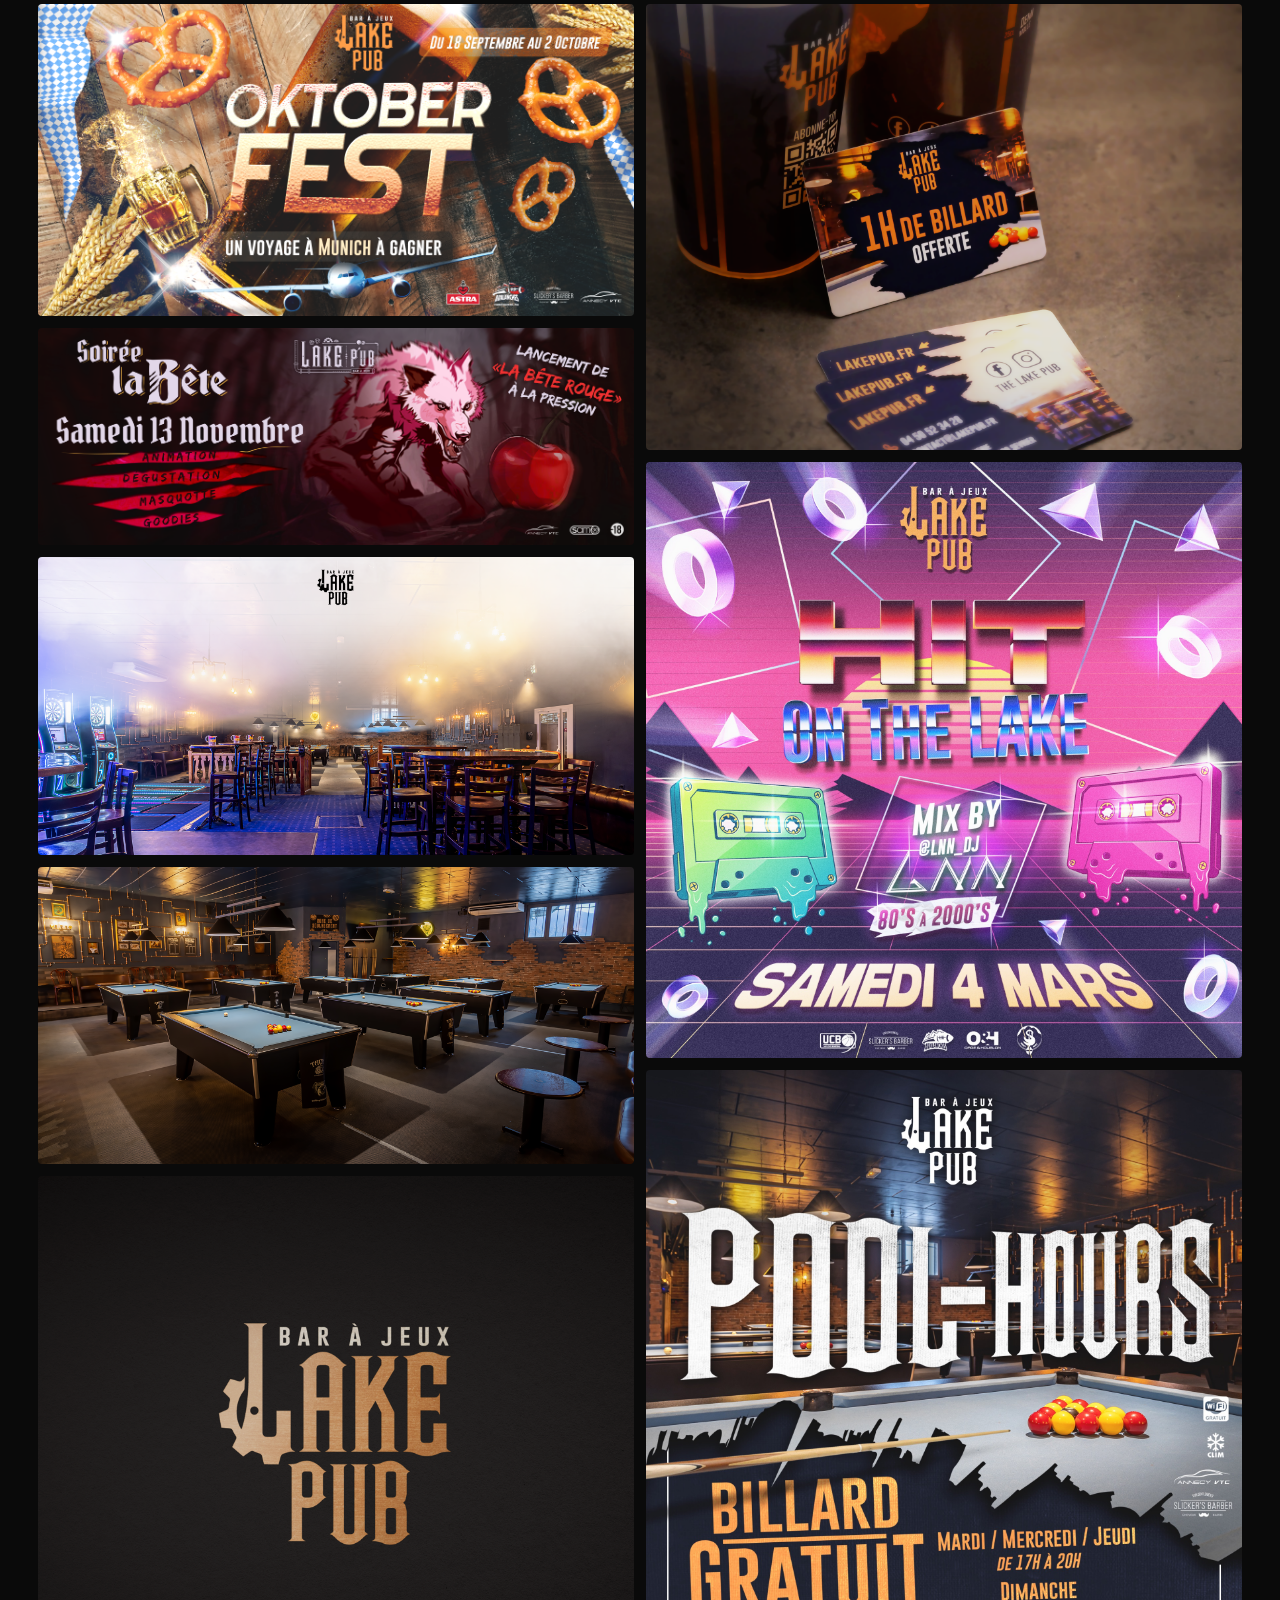
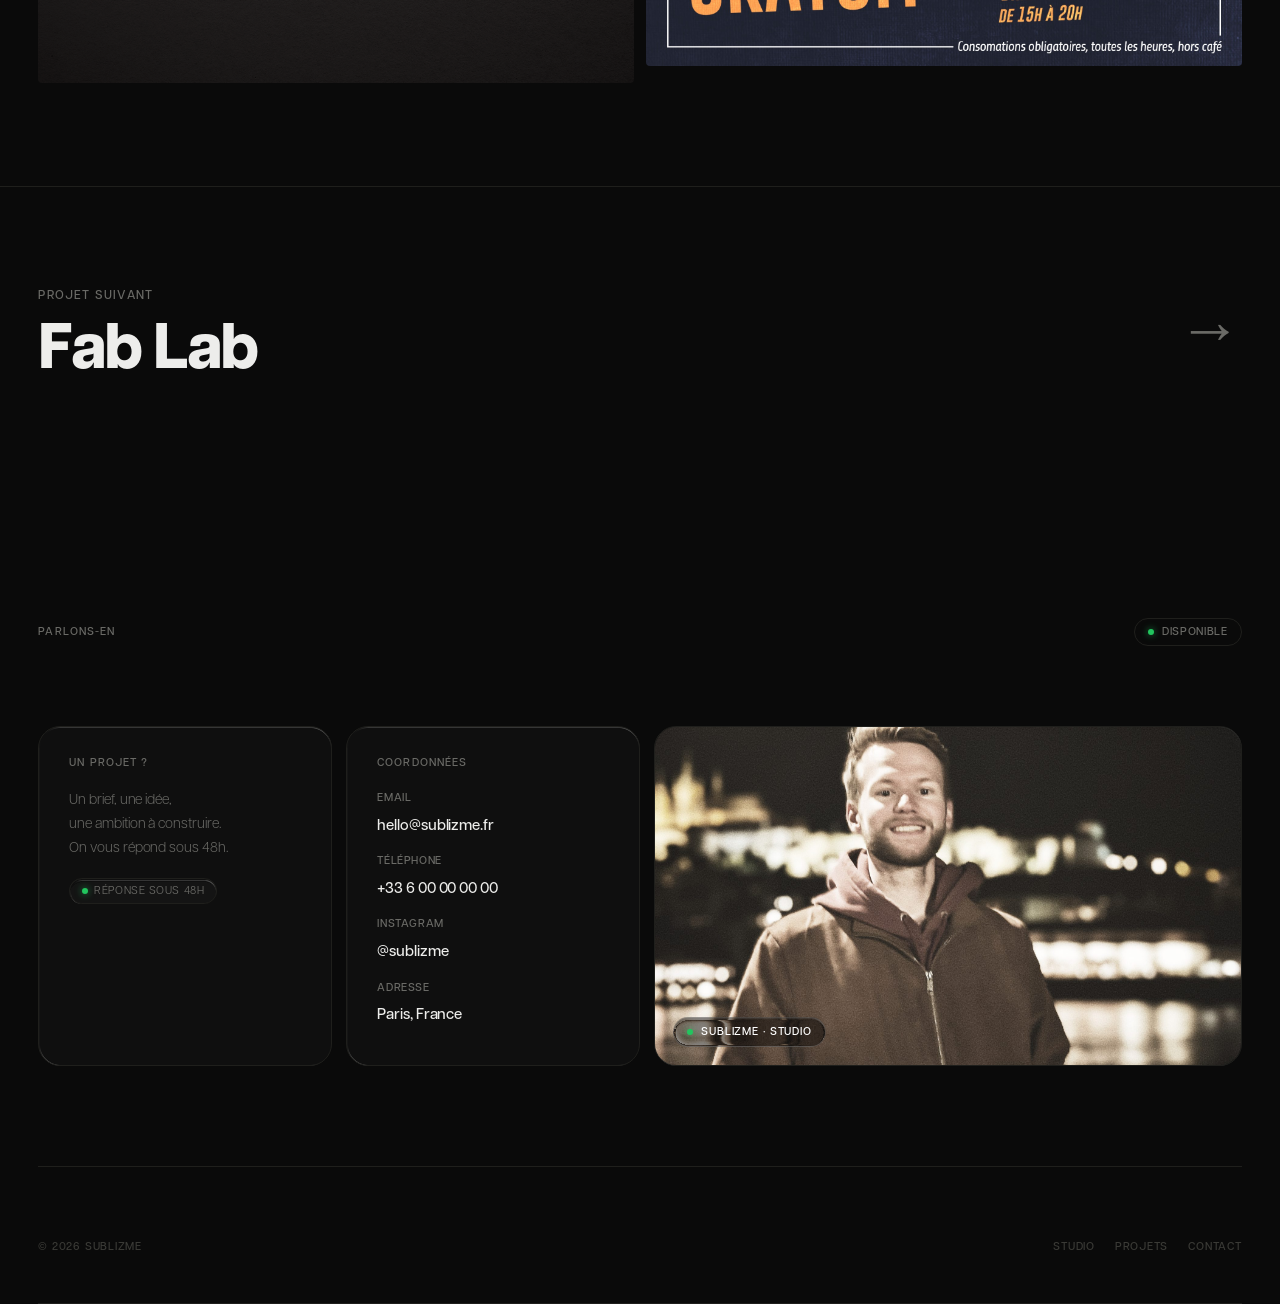
<file: projet-lakepub-identite.html>
<!DOCTYPE html>
<html lang="fr">
<head>
<meta charset="UTF-8">
<meta name="viewport" content="width=device-width, initial-scale=1.0">
<title>Lake Pub — Identité — Sublizme</title>
<link rel="icon" type="image/svg+xml" href="assets/img/favicon.svg">
<link rel="stylesheet" href="assets/css/base.css?v=57">
<link rel="stylesheet" href="assets/css/components.css?v=57">
<link rel="stylesheet" href="assets/css/pages.css?v=57">
</head>
<body>
  <div class="pt" id="pt" aria-hidden="true"></div>

<!-- HERO -->
<section class="ph">
  <div class="ph-num" aria-hidden="true">05</div>
  <div class="ph-kicker"><span class="dot">✦</span>Branding · 2022–2023</div>
  <h1>Lake Pub<br>— Identité</h1>
  <div class="ph-tags">
    <span class="ph-tag accent">Branding</span>
    <span class="ph-tag">Identité visuelle</span>
    <span class="ph-tag">Print</span>
    <span class="ph-tag">Alternance</span>
  </div>
  <div class="ph-divider"></div>
</section>

<!-- COVER -->
<div class="pc-cover">
  <img src="assets/img/projects/lakepub-id-cover.jpg" alt="Lake Pub — Identité">
  <div class="cover-overlay"></div>
  <div class="cover-label">Lake Pub — Identité</div>
</div>

<!-- INFO -->
<section class="pi">
  <div class="pi-desc">
    <p class="pi-intro">Refondre l'image d'un bar iconique <em>tout en préservant son âme steampunk.</em></p>
    <p>Le Lake Pub est un bar de 300 m² installé à Sévrier, en bord de lac d'Annecy. Créé en 2004, racheté en 2018, il est connu pour ses tables de billard, fléchettes, baby-foot et flipper — et pour une atmosphère steampunk affirmée.</p>
    <p>Dans le cadre de mon apprentissage de deux ans, j'ai repris l'intégralité de l'image du bar. Le premier chantier : alléger le logo tout en conservant une identité forte et reconnaissable. Le travail s'est ensuite étendu à la décoration intérieure, aux affiches événementielles, au site web et à tous les supports de communication.</p>
    <p>Chaque support a été pensé pour maintenir la cohérence de l'univers steampunk — entre typographies travaillées, textures métalliques et compositions éditoriales impactantes.</p>
  </div>
  <div class="pi-meta">
    <div class="pi-meta-row"><span class="mk">Client</span><span class="mv">Lake Pub</span></div>
    <div class="pi-meta-row"><span class="mk">Durée</span><span class="mv">2 ans (alternance)</span></div>
    <div class="pi-meta-row"><span class="mk">Services</span><span class="mv">Branding<br>Charte graphique<br>Affiches événements<br>Décoration</span></div>
    <div class="pi-meta-row"><span class="mk">Localisation</span><span class="mv">Sevrier, Annecy</span></div>
  </div>
</section>

<!-- MASONRY -->
<div class="masonry">
  <img src="assets/img/projects/lakepub-id-oktoberfest.png" alt="Lake Pub — affiche Oktoberfest">
  <img src="assets/img/projects/lakepub-id-labete.png" alt="Lake Pub — affiche Soirée la Bête">
  <img src="assets/img/projects/lakepub-id-venue.png" alt="Lake Pub — salle">
  <img src="assets/img/projects/lakepub-id-billard.png" alt="Lake Pub — espace billard">
  <img src="assets/img/projects/lakepub-id-mockup.png" alt="Lake Pub — Identité">
  <img src="assets/img/projects/lakepub-id-mid.png" alt="Lake Pub — Identité">
  <img src="assets/img/projects/lakepub-id-duo1.jpg" alt="Lake Pub — Identité">
  <img src="assets/img/projects/lakepub-id-duo2.jpg" alt="Lake Pub — Identité">
</div>

<!-- NEXT -->
<a href="projet-fablab.html" class="pn fx-x-trigger">
  <div>
    <div class="pn-label">Projet suivant</div>
    <div class="pn-title">Fab Lab</div>
  </div>
  <div class="pn-right"><span class="pn-arrow">→</span></div>
</a>

<script src="assets/js/site.js?v=57"></script>
<script>
SublizmeSite.injectNav({back: 'index.html#projects', label: 'Projets'});
SublizmeSite.injectFooter();
</script>
</body>
</html>
</file>
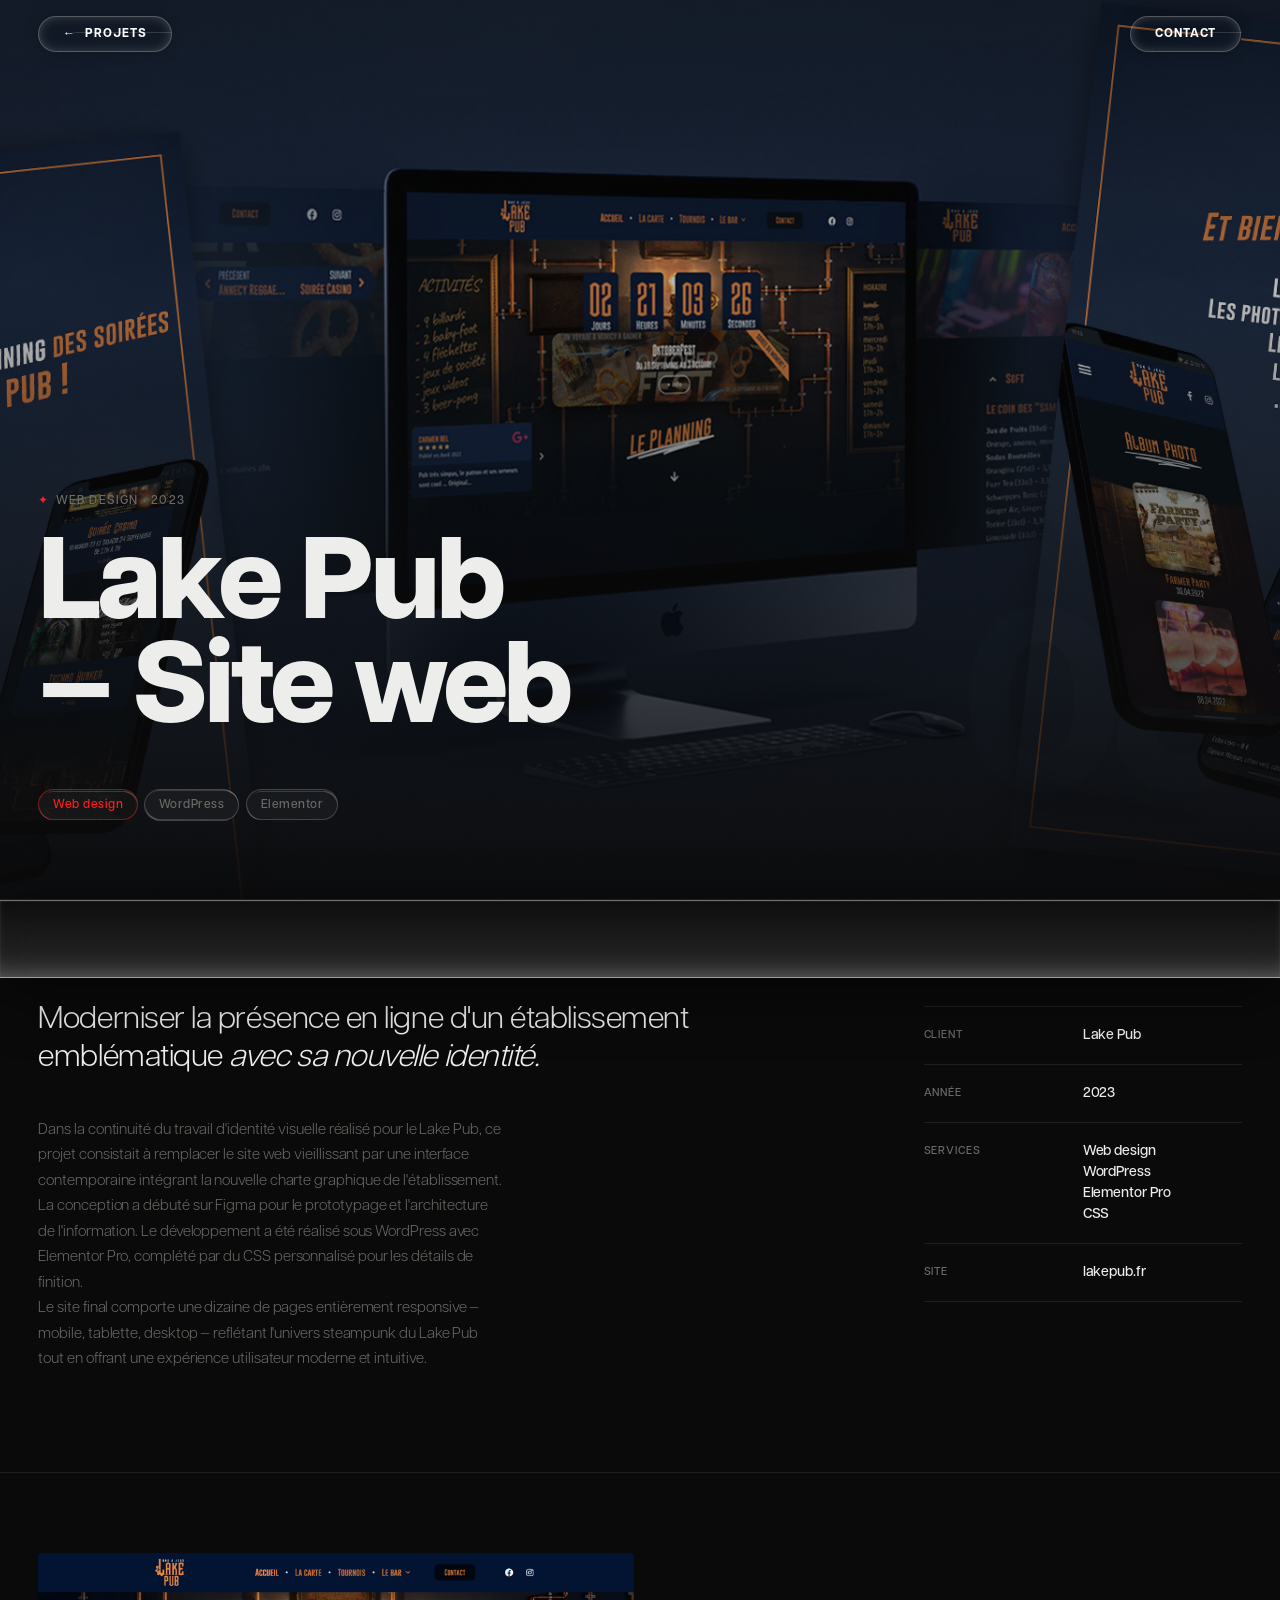
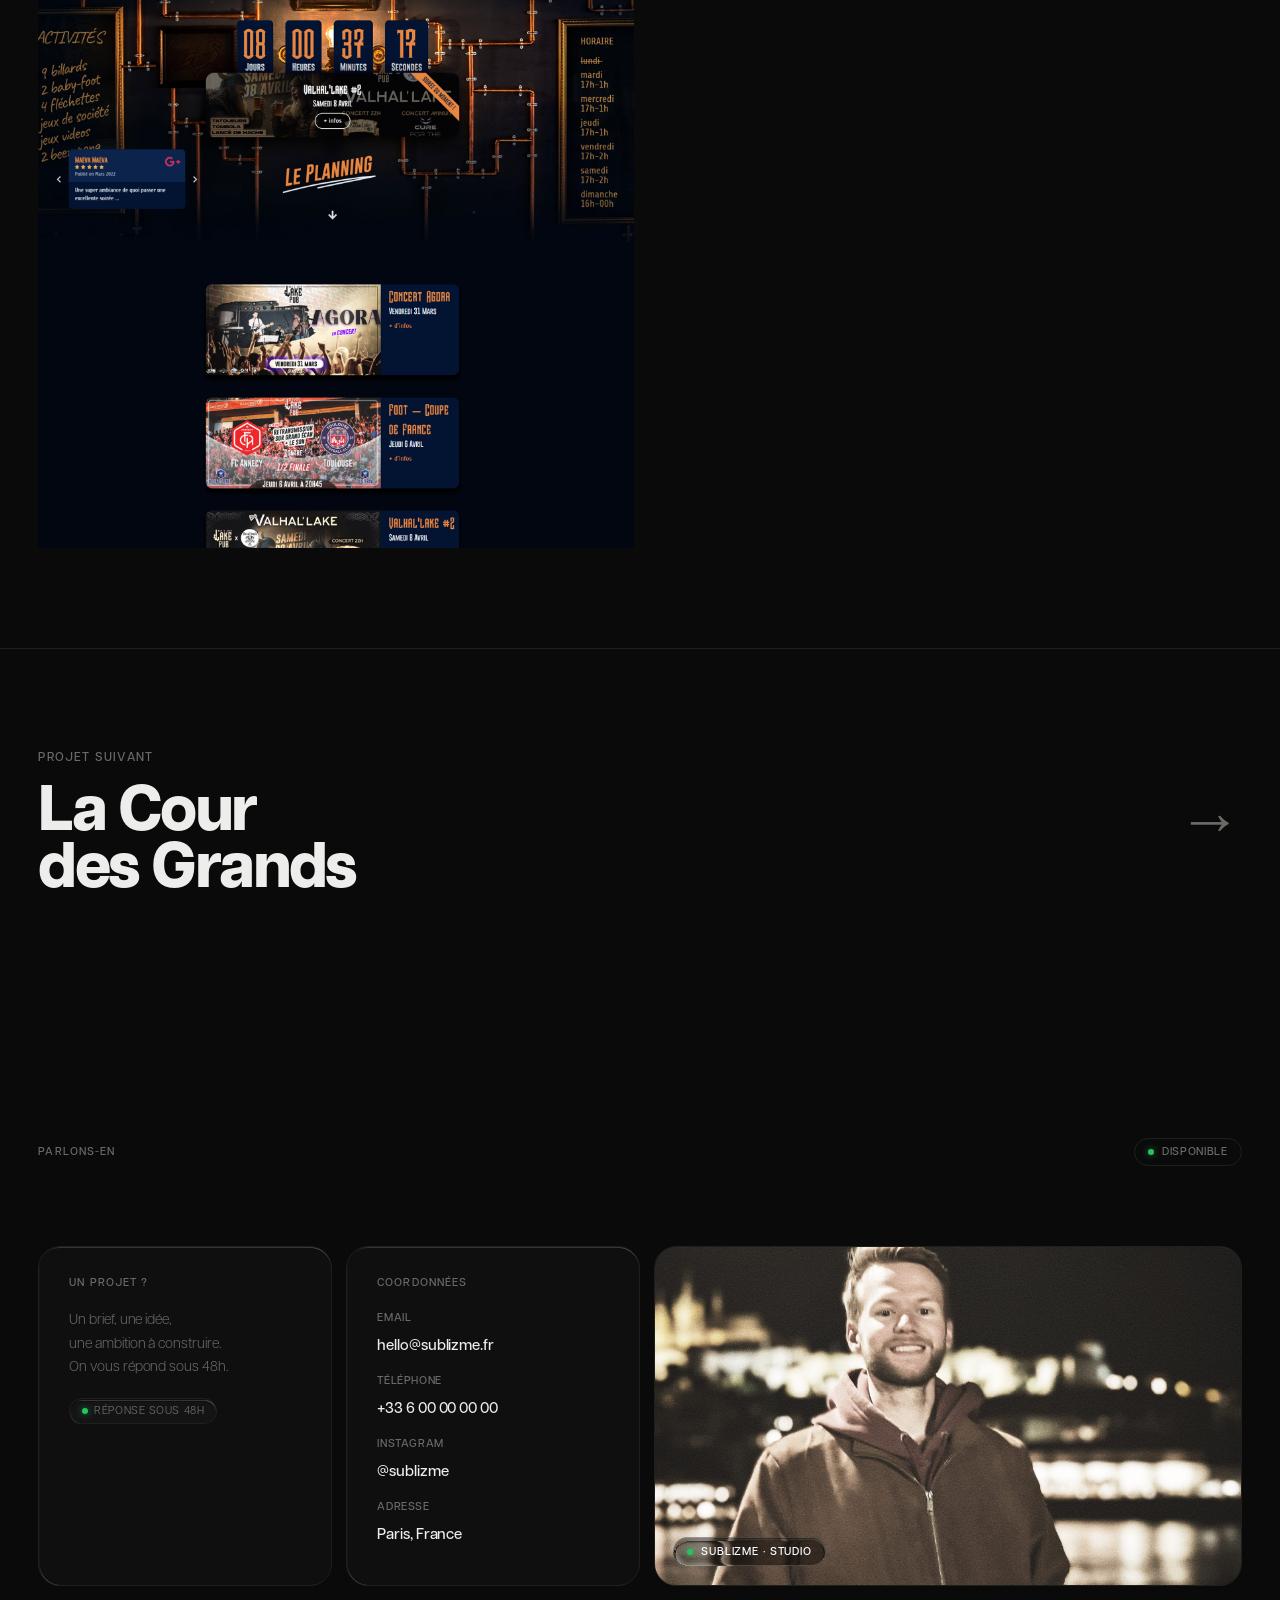
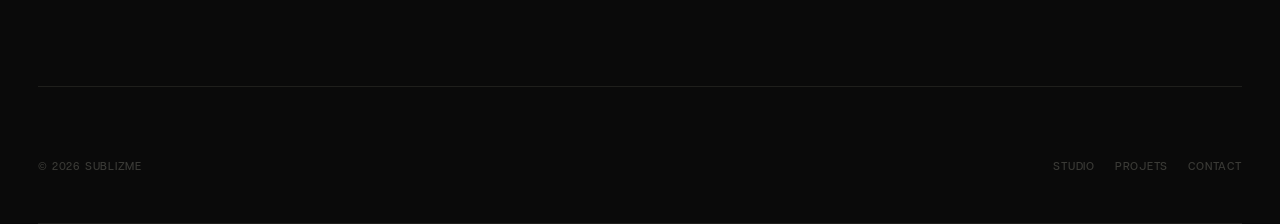
<file: projet-lakepub-web.html>
<!DOCTYPE html>
<html lang="fr">
<head>
<meta charset="UTF-8">
<meta name="viewport" content="width=device-width, initial-scale=1.0">
<title>Lake Pub — Site web — Sublizme</title>
<link rel="icon" type="image/svg+xml" href="assets/img/favicon.svg">
<link rel="stylesheet" href="assets/css/base.css?v=57">
<link rel="stylesheet" href="assets/css/components.css?v=57">
<link rel="stylesheet" href="assets/css/pages.css?v=57">
</head>
<body>
  <div class="pt" id="pt" aria-hidden="true"></div>

<!-- HERO -->
<section class="ph">
  <div class="ph-num" aria-hidden="true">08</div>
  <div class="ph-kicker"><span class="dot">✦</span>Web design · 2023</div>
  <h1>Lake Pub<br>— Site web</h1>
  <div class="ph-tags">
    <span class="ph-tag accent">Web design</span>
    <span class="ph-tag">WordPress</span>
    <span class="ph-tag">Elementor</span>
  </div>
  <div class="ph-divider"></div>
</section>

<!-- COVER -->
<div class="pc-cover">
  <img src="assets/img/projects/lakepub-web-cover.png" alt="Lake Pub — Site web">
  <div class="cover-overlay"></div>
  <div class="cover-label">Lake Pub — Site web</div>
</div>

<!-- INFO -->
<section class="pi">
  <div class="pi-desc">
    <p class="pi-intro">Moderniser la présence en ligne d'un établissement emblématique <em>avec sa nouvelle identité.</em></p>
    <p>Dans la continuité du travail d'identité visuelle réalisé pour le Lake Pub, ce projet consistait à remplacer le site web vieillissant par une interface contemporaine intégrant la nouvelle charte graphique de l'établissement.</p>
    <p>La conception a débuté sur Figma pour le prototypage et l'architecture de l'information. Le développement a été réalisé sous WordPress avec Elementor Pro, complété par du CSS personnalisé pour les détails de finition.</p>
    <p>Le site final comporte une dizaine de pages entièrement responsive — mobile, tablette, desktop — reflétant l'univers steampunk du Lake Pub tout en offrant une expérience utilisateur moderne et intuitive.</p>
  </div>
  <div class="pi-meta">
    <div class="pi-meta-row"><span class="mk">Client</span><span class="mv">Lake Pub</span></div>
    <div class="pi-meta-row"><span class="mk">Année</span><span class="mv">2023</span></div>
    <div class="pi-meta-row"><span class="mk">Services</span><span class="mv">Web design<br>WordPress<br>Elementor Pro<br>CSS</span></div>
    <div class="pi-meta-row"><span class="mk">Site</span><span class="mv">lakepub.fr</span></div>
  </div>
</section>

<!-- MASONRY -->
<div class="masonry">
  <img src="assets/img/projects/lakepub-web-mid.png" alt="Lake Pub — Site web">
</div>

<!-- NEXT -->
<a href="projet-lacourdesgrands.html" class="pn fx-x-trigger">
  <div>
    <div class="pn-label">Projet suivant</div>
    <div class="pn-title">La Cour<br>des Grands</div>
  </div>
  <div class="pn-right"><span class="pn-arrow">→</span></div>
</a>

<script src="assets/js/site.js?v=57"></script>
<script>
SublizmeSite.injectNav({back: 'index.html#projects', label: 'Projets'});
SublizmeSite.injectFooter();
</script>
</body>
</html>
</file>
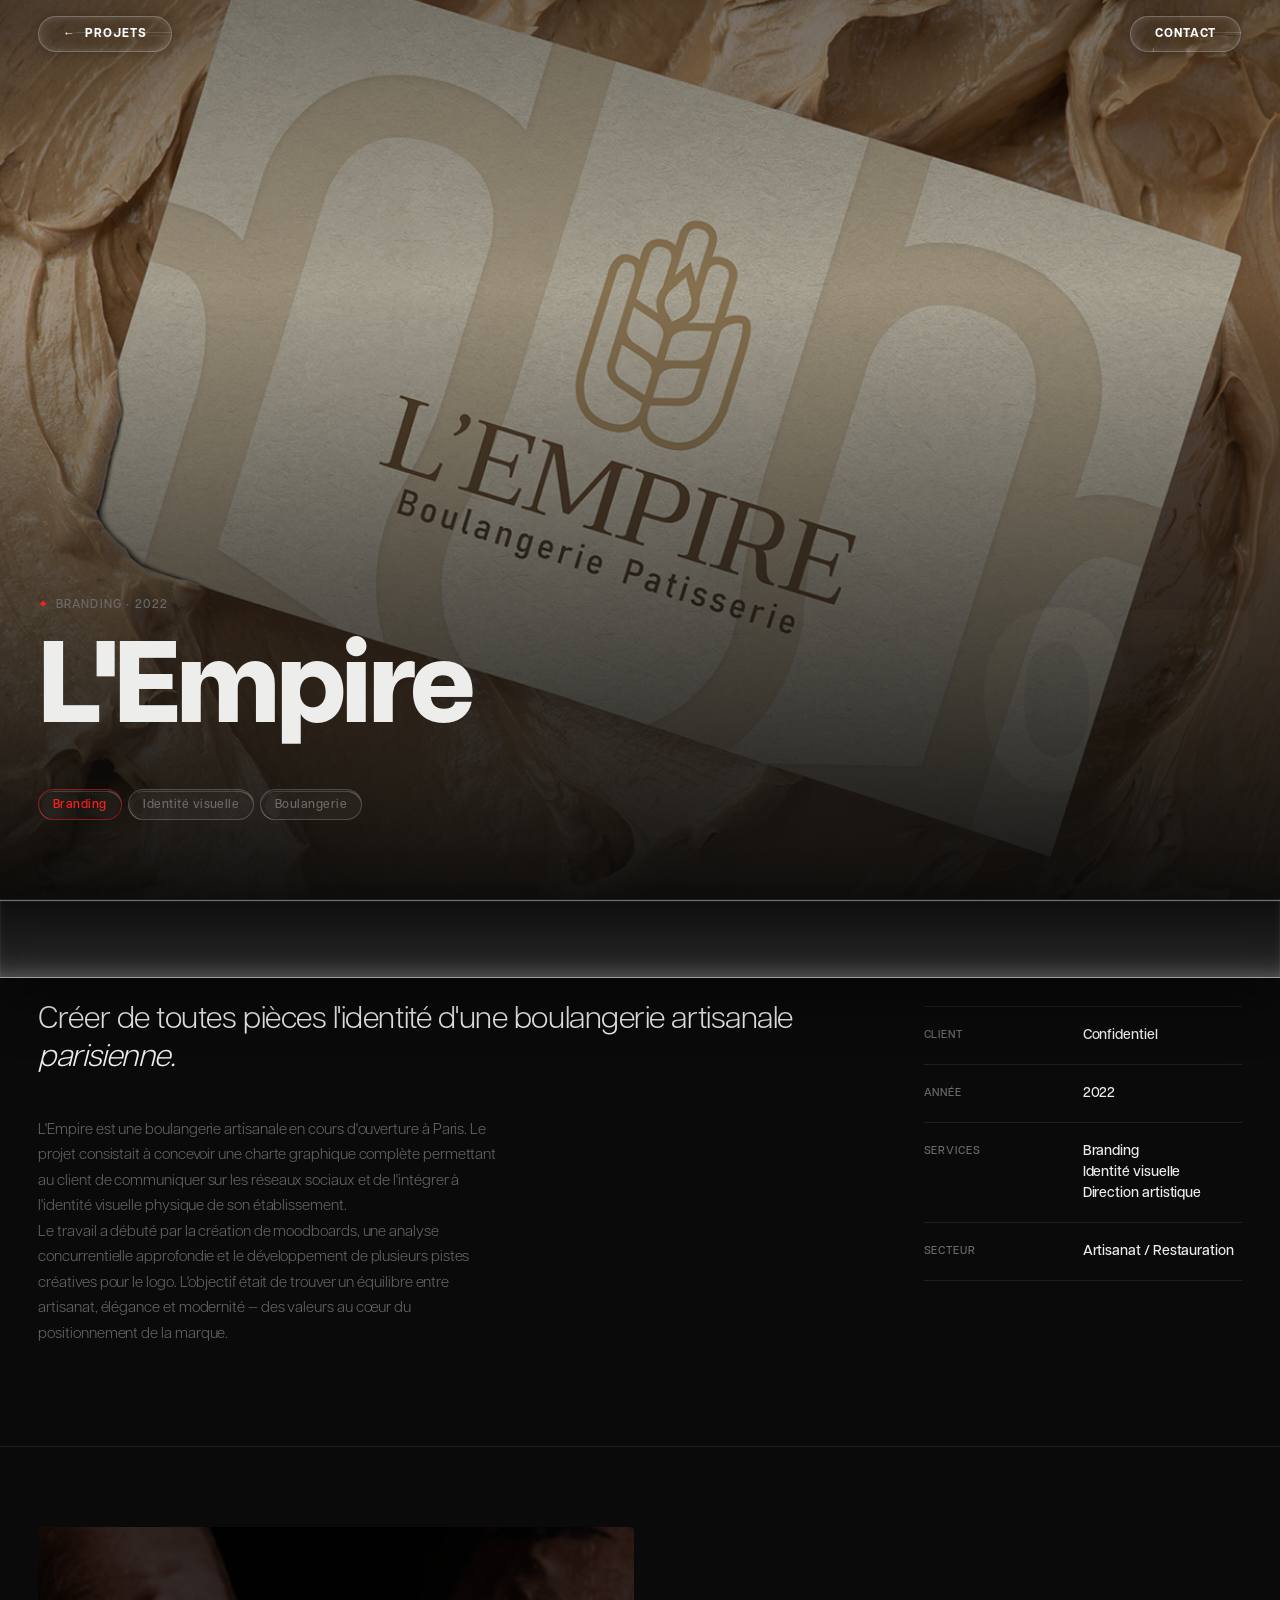
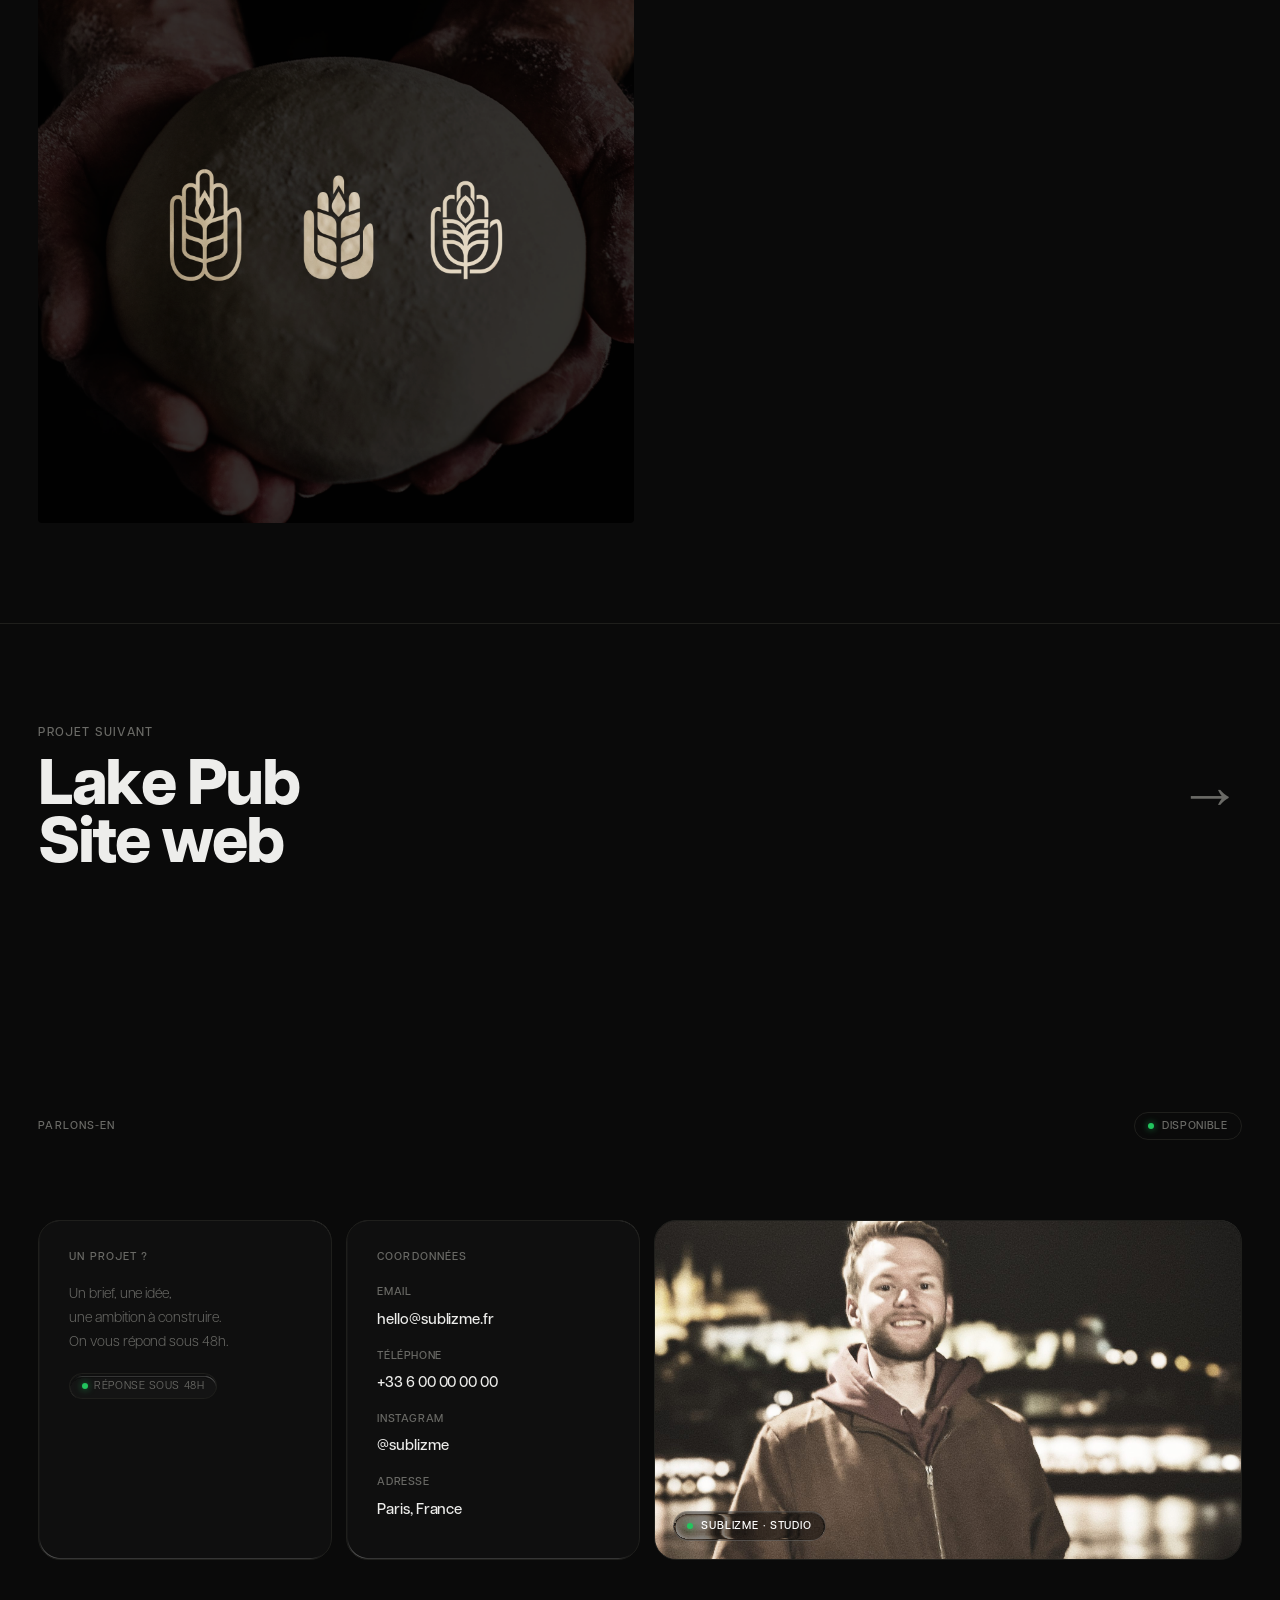
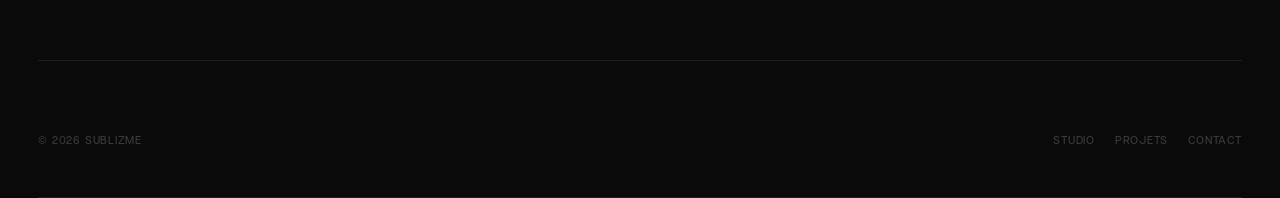
<file: projet-lempire.html>
<!DOCTYPE html>
<html lang="fr">
<head>
<meta charset="UTF-8">
<meta name="viewport" content="width=device-width, initial-scale=1.0">
<title>L'Empire — Sublizme</title>
<link rel="icon" type="image/svg+xml" href="assets/img/favicon.svg">
<link rel="stylesheet" href="assets/css/base.css?v=57">
<link rel="stylesheet" href="assets/css/components.css?v=57">
<link rel="stylesheet" href="assets/css/pages.css?v=57">
</head>
<body>
  <div class="pt" id="pt" aria-hidden="true"></div>

<!-- HERO -->
<section class="ph">
  <div class="ph-num" aria-hidden="true">07</div>
  <div class="ph-kicker"><span class="dot">✦</span>Branding · 2022</div>
  <h1>L'Empire</h1>
  <div class="ph-tags">
    <span class="ph-tag accent">Branding</span>
    <span class="ph-tag">Identité visuelle</span>
    <span class="ph-tag">Boulangerie</span>
  </div>
  <div class="ph-divider"></div>
</section>

<!-- COVER -->
<div class="pc-cover">
  <img src="assets/img/projects/lempire-cover.png" alt="L'Empire">
  <div class="cover-overlay"></div>
  <div class="cover-label">L'Empire</div>
</div>

<!-- INFO -->
<section class="pi">
  <div class="pi-desc">
    <p class="pi-intro">Créer de toutes pièces l'identité d'une boulangerie artisanale <em>parisienne.</em></p>
    <p>L'Empire est une boulangerie artisanale en cours d'ouverture à Paris. Le projet consistait à concevoir une charte graphique complète permettant au client de communiquer sur les réseaux sociaux et de l'intégrer à l'identité visuelle physique de son établissement.</p>
    <p>Le travail a débuté par la création de moodboards, une analyse concurrentielle approfondie et le développement de plusieurs pistes créatives pour le logo. L'objectif était de trouver un équilibre entre artisanat, élégance et modernité — des valeurs au cœur du positionnement de la marque.</p>
  </div>
  <div class="pi-meta">
    <div class="pi-meta-row"><span class="mk">Client</span><span class="mv">Confidentiel</span></div>
    <div class="pi-meta-row"><span class="mk">Année</span><span class="mv">2022</span></div>
    <div class="pi-meta-row"><span class="mk">Services</span><span class="mv">Branding<br>Identité visuelle<br>Direction artistique</span></div>
    <div class="pi-meta-row"><span class="mk">Secteur</span><span class="mv">Artisanat / Restauration</span></div>
  </div>
</section>

<!-- MASONRY -->
<div class="masonry">
  <img src="assets/img/projects/lempire-duo.png" alt="L'Empire">
</div>

<!-- NEXT -->
<a href="projet-lakepub-web.html" class="pn fx-x-trigger">
  <div>
    <div class="pn-label">Projet suivant</div>
    <div class="pn-title">Lake Pub<br>Site web</div>
  </div>
  <div class="pn-right"><span class="pn-arrow">→</span></div>
</a>

<script src="assets/js/site.js?v=57"></script>
<script>
SublizmeSite.injectNav({back: 'index.html#projects', label: 'Projets'});
SublizmeSite.injectFooter();
</script>
</body>
</html>
</file>
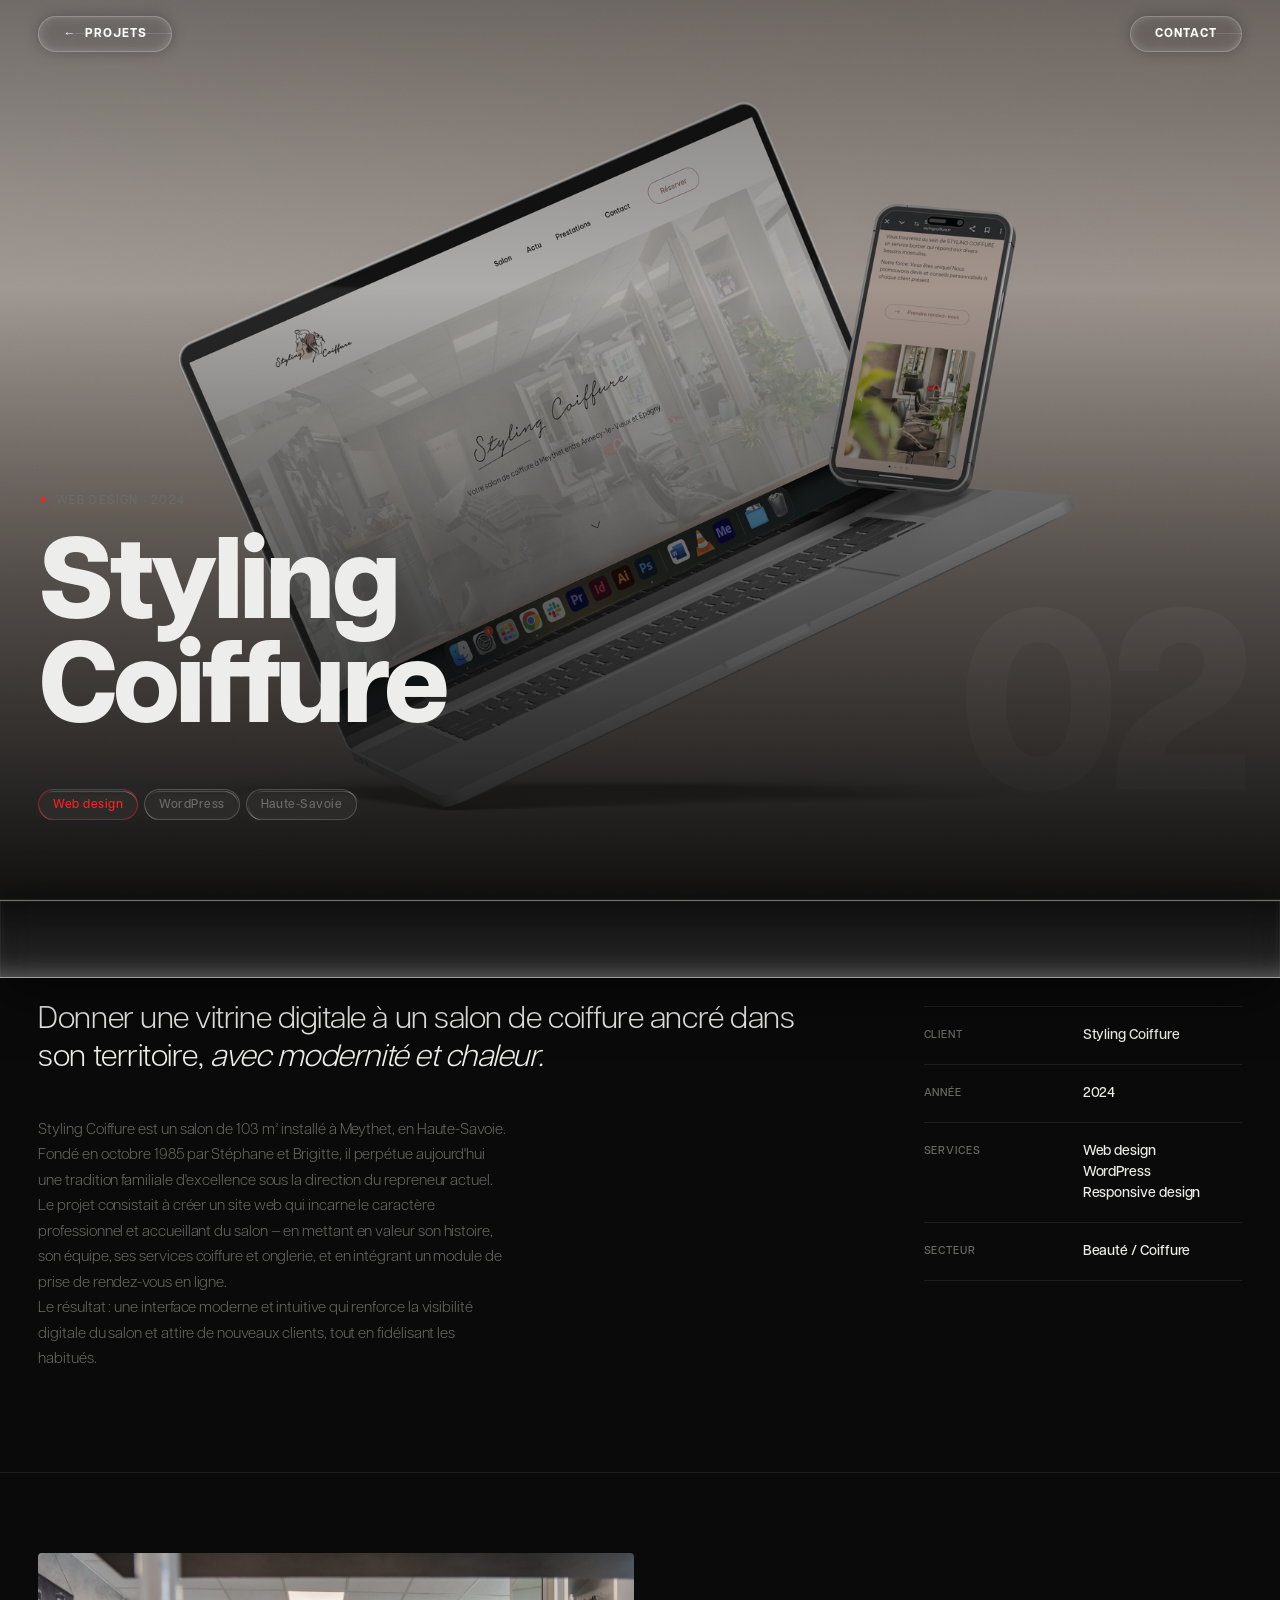
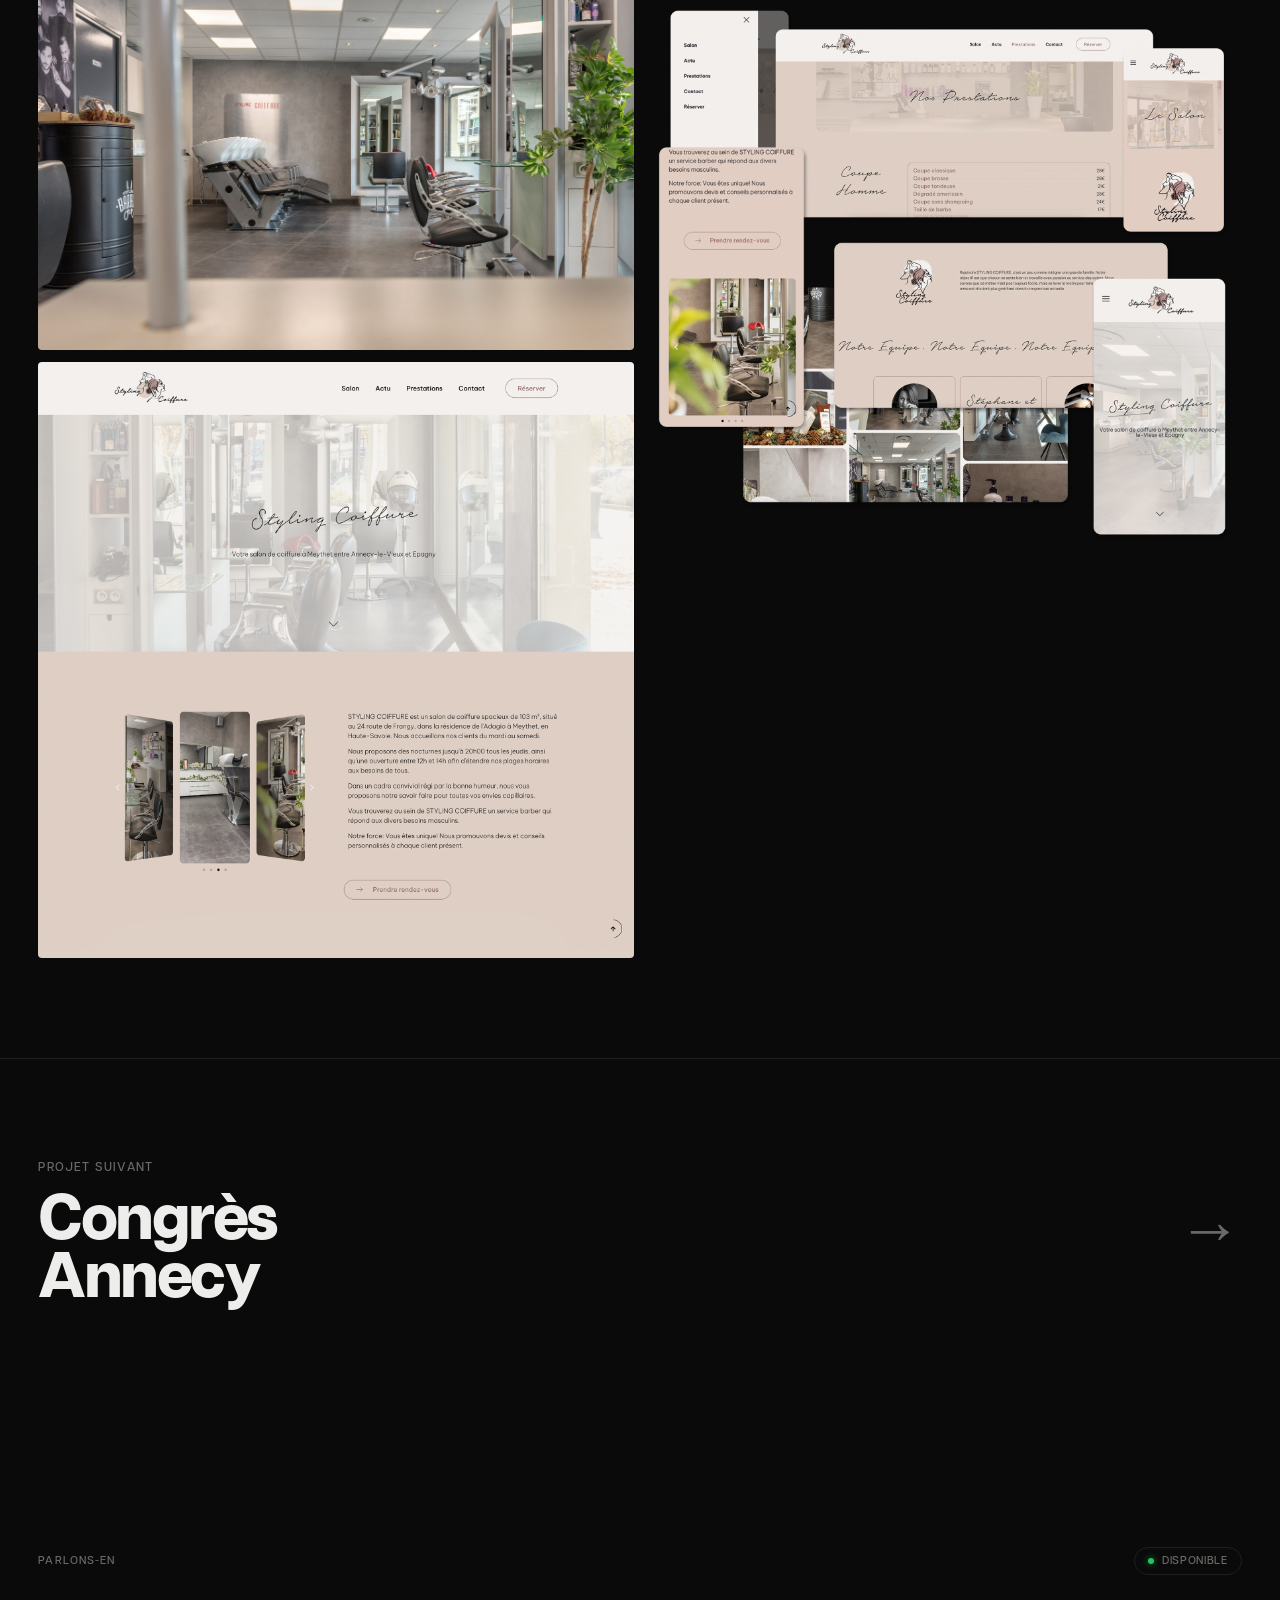
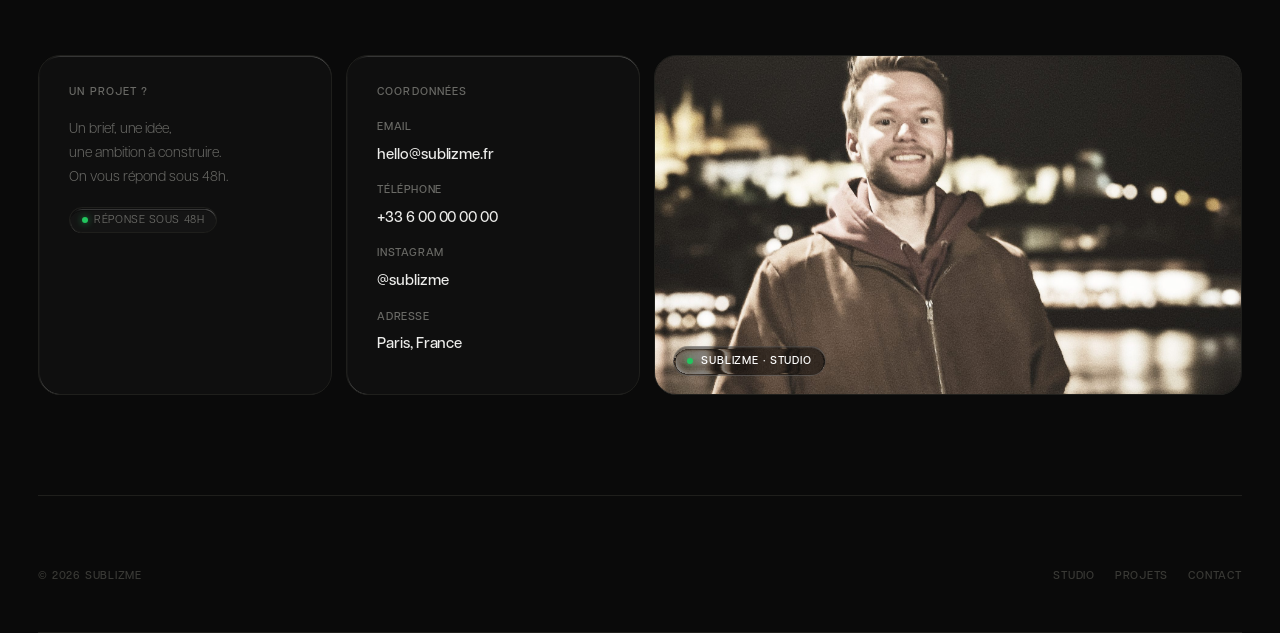
<file: projet-stylingcoiffure.html>
<!DOCTYPE html>
<html lang="fr">
<head>
<meta charset="UTF-8">
<meta name="viewport" content="width=device-width, initial-scale=1.0">
<title>Styling Coiffure — Sublizme</title>
<link rel="icon" type="image/svg+xml" href="assets/img/favicon.svg">
<link rel="stylesheet" href="assets/css/base.css?v=57">
<link rel="stylesheet" href="assets/css/components.css?v=57">
<link rel="stylesheet" href="assets/css/pages.css?v=57">
</head>
<body>
  <div class="pt" id="pt" aria-hidden="true"></div>

<!-- HERO -->
<section class="ph">
  <div class="ph-num" aria-hidden="true">02</div>
  <div class="ph-kicker"><span class="dot">✦</span>Web design · 2024</div>
  <h1>Styling<br>Coiffure</h1>
  <div class="ph-tags">
    <span class="ph-tag accent">Web design</span>
    <span class="ph-tag">WordPress</span>
    <span class="ph-tag">Haute-Savoie</span>
  </div>
  <div class="ph-divider"></div>
</section>

<!-- COVER -->
<div class="pc-cover">
  <img src="assets/img/projects/stylingcoiffure-cover.png" alt="Styling Coiffure">
  <div class="cover-overlay"></div>
  <div class="cover-label">Styling Coiffure</div>
</div>

<!-- INFO -->
<section class="pi">
  <div class="pi-desc">
    <p class="pi-intro">Donner une vitrine digitale à un salon de coiffure ancré dans son territoire, <em>avec modernité et chaleur.</em></p>
    <p>Styling Coiffure est un salon de 103 m² installé à Meythet, en Haute-Savoie. Fondé en octobre 1985 par Stéphane et Brigitte, il perpétue aujourd'hui une tradition familiale d'excellence sous la direction du repreneur actuel.</p>
    <p>Le projet consistait à créer un site web qui incarne le caractère professionnel et accueillant du salon — en mettant en valeur son histoire, son équipe, ses services coiffure et onglerie, et en intégrant un module de prise de rendez-vous en ligne.</p>
    <p>Le résultat : une interface moderne et intuitive qui renforce la visibilité digitale du salon et attire de nouveaux clients, tout en fidélisant les habitués.</p>
  </div>
  <div class="pi-meta">
    <div class="pi-meta-row"><span class="mk">Client</span><span class="mv">Styling Coiffure</span></div>
    <div class="pi-meta-row"><span class="mk">Année</span><span class="mv">2024</span></div>
    <div class="pi-meta-row"><span class="mk">Services</span><span class="mv">Web design<br>WordPress<br>Responsive design</span></div>
    <div class="pi-meta-row"><span class="mk">Secteur</span><span class="mv">Beauté / Coiffure</span></div>
  </div>
</section>

<!-- MASONRY -->
<div class="masonry">
  <img src="assets/img/projects/stylingcoiffure-mid.jpg" alt="Styling Coiffure">
  <img src="assets/img/projects/stylingcoiffure-duo1.png" alt="Styling Coiffure">
  <img src="assets/img/projects/stylingcoiffure-duo2.png" alt="Styling Coiffure">
</div>

<!-- NEXT -->
<a href="projet-congresannecy.html" class="pn fx-x-trigger">
  <div>
    <div class="pn-label">Projet suivant</div>
    <div class="pn-title">Congrès<br>Annecy</div>
  </div>
  <div class="pn-right"><span class="pn-arrow">→</span></div>
</a>

<script src="assets/js/site.js?v=57"></script>
<script>
SublizmeSite.injectNav({back: 'index.html#projects', label: 'Projets'});
SublizmeSite.injectFooter();
</script>
</body>
</html>
</file>
<file: assets/css/base.css>
/* ============================================================
   Sublizme — base.css
   Fondations : police, tokens, reset, curseur, grain.
   Chargé par TOUTES les pages.
   ============================================================ */

/* ── Police Articulat CF ──────────────────────────────────── */
@font-face{font-family:'Articulat CF';src:url('../fonts/ArticulatCF-Light.otf')      format('opentype');font-weight:300;font-display:swap}
@font-face{font-family:'Articulat CF';src:url('../fonts/ArticulatCF-Normal.otf')     format('opentype');font-weight:400;font-display:swap}
@font-face{font-family:'Articulat CF';src:url('../fonts/ArticulatCF-Medium.otf')     format('opentype');font-weight:500;font-display:swap}
@font-face{font-family:'Articulat CF';src:url('../fonts/ArticulatCF-DemiBold.otf')   format('opentype');font-weight:600;font-display:swap}
@font-face{font-family:'Articulat CF';src:url('../fonts/ArticulatCF-Bold.otf')       format('opentype');font-weight:700;font-display:swap}
@font-face{font-family:'Articulat CF';src:url('../fonts/ArticulatCF-ExtraBold.otf')  format('opentype');font-weight:800;font-display:swap}
@font-face{font-family:'Articulat CF';src:url('../fonts/ArticulatCF-Heavy.otf')      format('opentype');font-weight:900;font-display:swap}

/* ── Design tokens ────────────────────────────────────────── */
:root{
  /* Couleurs */
  --bg:        #0a0a0a;
  --ink:       #ededeb;
  --ink-dim:   #6a6a66;
  --ink-mute:  #3a3a36;
  --line:      #1f1f1c;
  --accent:    #ff1f1f;
  --surface:   rgba(255,255,255,.025);
  --surface-h: rgba(255,255,255,.18);

  /* Typographie */
  --sans: 'Articulat CF', -apple-system, sans-serif;

  /* Espacements */
  --pad: clamp(24px, 3vw, 56px);

  /* Rayons */
  --radius-sm:   8px;
  --radius-md:  14px;
  --radius-lg:  22px;
  --radius-xl:  32px;
  --radius-pill:999px;

  /* Ombres réutilisables */
  --shadow-card: 0 6px 20px rgba(0,0,0,.22), inset 0 1px 1px rgba(255,255,255,.45);
  --shadow-elev: 0 12px 24px rgba(0,0,0,.45), inset 0 0 20px -5px rgba(255,255,255,.9);
  --shadow-stack:0 40px 90px rgba(0,0,0,.55), 0 8px 24px rgba(0,0,0,.4);

  /* Easings & durées */
  --ease:    cubic-bezier(.2, .8, .2, 1);
  --ease-out:cubic-bezier(.22, 1, .36, 1);
  --t-fast: .2s;
  --t-med:  .35s;
  --t-slow: .6s;
}

/* ── Reset ────────────────────────────────────────────────── */
*{box-sizing:border-box;margin:0;padding:0}
/* overscroll-behavior:none → supprime le « rebond » élastique quand on
   est déjà tout en haut / tout en bas (plus de saut). */
html{scroll-behavior:smooth;overscroll-behavior:none}
body{
  background:var(--bg);
  color:var(--ink);
  font-family:var(--sans);
  font-weight:400;
  font-size:15px;
  line-height:1.45;
  letter-spacing:-.005em;
  overflow-x:hidden;
  overscroll-behavior:none;
  -webkit-font-smoothing:antialiased;
}
a{color:inherit;text-decoration:none}
img{display:block;max-width:100%;height:auto}
::selection{background:var(--accent);color:#fff}

/* ── Grain ────────────────────────────────────────────────── */
body::before{
  content:'';
  position:fixed;inset:0;
  pointer-events:none;z-index:1000;
  mix-blend-mode:overlay;opacity:.05;
  background-image:url("data:image/svg+xml;utf8,<svg xmlns='http://www.w3.org/2000/svg' width='220' height='220'><filter id='n'><feTurbulence type='fractalNoise' baseFrequency='.9' numOctaves='2' stitchTiles='stitch'/></filter><rect width='100%25' height='100%25' filter='url(%23n)' opacity='.85'/></svg>");
}
</file>
<file: assets/css/components.css>
/* ============================================================
   Sublizme — components.css
   Composants réutilisables : nav, menu, contact, footer,
   plus des classes utilitaires (.pill, .label-caps, .avail).
   Chargé par TOUTES les pages.
   ============================================================ */

/* ── Utilitaires réutilisables ────────────────────────────── */

/* Petit label en majuscules — sections, kickers, meta */
.label-caps{
  font-size:11px;font-weight:500;
  letter-spacing:.1em;text-transform:uppercase;
  color:var(--ink-dim);
}

/* Badge / tag arrondi (utilisé pour tags projet, response-badge…) */
.pill{
  display:inline-flex;align-items:center;gap:8px;
  padding:5px 13px;
  border:1px solid var(--line);
  border-radius:var(--radius-pill);
  font-size:11px;font-weight:500;
  letter-spacing:.06em;text-transform:uppercase;
  color:var(--ink-dim);
}

/* Indicateur "disponible" — point vert qui pulse */
.avail-dot{
  width:6px;height:6px;border-radius:50%;
  background:#22c55e;flex-shrink:0;
  box-shadow:0 0 7px rgba(34,197,94,.7);
  animation:pulse 2.2s ease-in-out infinite;
}
@keyframes pulse{0%,100%{opacity:1}50%{opacity:.35}}

/* ── Nav globale ──────────────────────────────────────────── */
/* ⚠️ AUCUNE animation / transform / will-change / contain sur .site-nav.
   N'importe lequel la promeut sur une couche GPU isolée (backdrop root)
   et CASSE le liquid glass (backdrop-filter SVG) des boutons enfants
   sur Chrome GPU — alors que ça reste invisible en rendu logiciel.
   Cause confirmée : l'ancienne `animation:navIn` faisait exactement ça. */
.site-nav{
  position:fixed;top:0;left:0;right:0;z-index:80;
  display:grid;grid-template-columns:auto 1fr;align-items:center;
  padding:16px var(--pad);
  font-size:12px;font-weight:500;
  letter-spacing:.06em;text-transform:uppercase;
  color:var(--ink);
}

.sn-left{display:flex;align-items:center}
.sn-logo{display:inline-flex;align-items:center}
.sn-logo svg{height:12px;width:auto;display:block}
.sn-back{display:inline-flex;align-items:center;gap:9px}
.sn-arr{display:inline-block;transition:transform .25s}
.sn-back:hover .sn-arr{transform:translateX(-5px)}

.sn-links{display:flex;justify-content:flex-end;align-items:center;gap:28px}

/* ── Boutons nav (menu / logo / retour) — même look liquid glass ── */
.menu-btn,
.sn-logo,
.sn-back{
  position:relative;
  color:#fff;
  border:1px solid rgba(255,255,255,.28);
  border-radius:var(--radius-pill);
  background:rgba(0,0,0,.08);                /* Glass Tint — noir 8% */
  /*backdrop-filter:blur(10px) saturate(160%); /* Fallback avant filtre SVG */
  /*-webkit-backdrop-filter:blur(10px) saturate(160%);*/
  box-shadow:
    0 0 14px rgba(0,0,0,.25),                /* Outer Shadow — blur 24 */
    inset 0 0 14px -5px rgba(255,255,255,.4);               /* Inner Shadow — blanc 16/-6 */
  font-family:var(--sans);font-weight:700;font-size:12px;
  letter-spacing:.08em;text-transform:uppercase;
  padding:11px 24px;line-height:1;
  transition:transform .3s var(--ease);
}
.menu-btn:hover,
.sn-logo:hover,
.sn-back:hover{transform:scale(1.06)}

/* ── Menu plein-écran ─────────────────────────────────────── */
.menu-overlay{
  position:fixed;inset:0;z-index:200;
  display:flex;justify-content:flex-end;align-items:stretch;
  visibility:hidden;pointer-events:none;
}
.menu-overlay.open{visibility:visible;pointer-events:auto}

.menu-scrim{
  position:absolute;inset:0;
  background:rgba(5,5,5,.5);opacity:0;
}

.menu-panel{
  position:relative;z-index:1;
  margin:16px 16px 16px 0;
  width:min(480px, calc(100vw - 32px));
  max-height:calc(100% - 32px);
  padding:32px 36px 36px;
  display:flex;flex-direction:column;
  border:1px solid rgba(255,255,255,.3);
  border-radius:var(--radius-xl);
  /* Glass tint : noir 6 % (par-dessus la réfraction) */
  background:rgba(0,0,0,.06);
  /* Fallback flou tant que le filtre SVG de réfraction n'est pas
     attaché par JS (buildLiquidGlass écrase ensuite en inline). */
  backdrop-filter:blur(14px) saturate(150%);
  -webkit-backdrop-filter:blur(14px) saturate(150%);
  /* Outer shadow : blur 24. Inner shadow : blanc, blur 20, spread -5. */
  box-shadow:
    0 0 24px rgba(0,0,0,.45),
    inset 0 0 14px -5px rgba(255,255,255,.4);
  overflow-y:auto;
  transform:translateX(105%);opacity:0;
}
.menu-overlay.open .menu-panel{transform:translateX(0);opacity:1}

.menu-top{display:flex;justify-content:flex-end;margin-bottom:20px}
.menu-close{
  display:inline-flex;align-items:center;gap:14px;
  background:none;border:none;
  color:var(--ink);font-family:var(--sans);
}
.menu-close .mc-txt{font-size:14px;font-weight:500}
.menu-close .mc-x{
  width:44px;height:44px;border-radius:50%;
  background:var(--ink);color:var(--bg);
  display:flex;align-items:center;justify-content:center;
  font-size:16px;
  transition:transform .4s var(--ease);
}
.menu-close:hover .mc-x{transform:rotate(90deg)}

.menu-links{
  flex:1;display:flex;flex-direction:column;justify-content:center;
  gap:4px;padding:24px 0;
}
.menu-links a{
  font-family:var(--sans);font-weight:500;
  font-size:clamp(40px, 7vw, 72px);line-height:1.14;letter-spacing:-.03em;
  color:var(--ink);
  width:max-content;
  opacity:0;transform:translateY(26px);
  transition:opacity .3s ease, transform var(--t-med) ease;
}
.menu-overlay.open .menu-links a{
  opacity:1;transform:translateY(0);
  transition:opacity var(--t-slow) ease, transform .7s var(--ease-out);
}
.menu-overlay.open .menu-links a:nth-child(1){transition-delay:.16s}
.menu-overlay.open .menu-links a:nth-child(2){transition-delay:.22s}
.menu-overlay.open .menu-links a:nth-child(3){transition-delay:.28s}
.menu-overlay.open .menu-links a:nth-child(4){transition-delay:.34s}
/* Slide vers la droite au hover. Porté par le <span> interne :
   le <a> est piloté par GSAP (transform inline) au moment de
   l'ouverture, un hover en transform dessus serait écrasé. */
.menu-links a span{display:inline-block;transition:transform .4s var(--ease)}
.menu-overlay.open .menu-links a:hover span{transform:translateX(.5em)}

/* ── Animation X — survol « stagger » horizontal ──────────────────
   Effet de remplacement lettre par lettre : à l'état actif (hover /
   .is-fx-on / .project-row:not(.muted)), chaque lettre de la couche
   visible (.fx-x-on) se compresse vers la droite (scaleX 1→0, origine
   droite) pendant qu'une copie (.fx-x-off) se déploie depuis la gauche
   (scaleX 0→1). Cascade pilotée par --i posée par le JS sur chaque
   lettre.

   Pour CHANGER l'animation plus tard : tout est ici.
   · Réglage : --fx-dur, --fx-ease, --fx-step.
   · Direction : ne modifier que les `transform-origin` et `transform`
     (ex. translateY(±100%) pour une animation verticale, blur(8px)+
     opacity pour un flou, etc.).
   · Déclencheurs : les sélecteurs en bas. */
.fx-x{
  display:inline-grid;            /* deux couches superposées (même cellule) */
  vertical-align:baseline;
  --fx-dur:.2s;
  --fx-ease:cubic-bezier(.22,.61,.36,1);
  --fx-step:28ms;
}
.fx-x > .fx-x-on,
.fx-x > .fx-x-off{
  grid-area:1 / 1;
  display:block;                  /* contenu inline-block à l'intérieur */
}
.fx-x .fx-c{
  display:inline-block;
  white-space:pre;                /* préserve les espaces */
  transition:transform var(--fx-dur) var(--fx-ease);
  transition-delay:calc(var(--i, 0) * var(--fx-step));
  will-change:transform;
}
/* État au repos — variante « Text Different Style » (vertical top/bottom).
   La couche visible (on) garde la couleur héritée (texte normal du site).
   La couche cachée (off) est en couleur d'accent et attend en bas. */
.fx-x .fx-x-on  .fx-c{transform-origin:top;   transform:scaleY(1)}
.fx-x .fx-x-off .fx-c{transform-origin:bottom;transform:scaleY(0)}

/* Déclencheurs : tout ce qui doit jouer l'animation.
   - .fx-x lui-même au :hover (lien direct)
   - parent .fx-x-trigger au :hover (ligne, bouton qui enveloppe)
   - parent .is-fx-on (état piloté par JS)
   - .project-row:not(.muted) (synchro avec le changement de couleur) */
.fx-x:hover                    .fx-x-on  .fx-c,
.fx-x-trigger:hover       .fx-x .fx-x-on  .fx-c,
.is-fx-on                 .fx-x .fx-x-on  .fx-c,
.project-row:not(.muted)  .fx-x .fx-x-on  .fx-c{transform:scaleY(0)}

.fx-x:hover                    .fx-x-off .fx-c,
.fx-x-trigger:hover       .fx-x .fx-x-off .fx-c,
.is-fx-on                 .fx-x .fx-x-off .fx-c,
.project-row:not(.muted)  .fx-x .fx-x-off .fx-c{transform:scaleY(1)}

/* Anti-doublon lecteur d'écran : la copie est cachée à l'accessibilité. */
.fx-x .fx-x-off{pointer-events:none}

/* ── Section contact ──────────────────────────────────────── */
.contact{
  background:var(--bg);color:var(--ink);
  padding:140px var(--pad) 0;
  position:relative;overflow:hidden;
}
.contact-head{padding-bottom:16px;margin-bottom:40px}
.contact-head-top{
  display:flex;align-items:center;justify-content:space-between;
  margin-bottom:24px;
}

/* Une seule ligne en 1:1:2 → projet · coordonnées · photo.
   `.contact-cards` passe en display:contents : ses deux cartes
   deviennent des items directs de la grille (colonnes 1 et 2),
   le portrait occupant la colonne 2fr. */
.contact-grid{
  display:grid;grid-template-columns:1fr 1fr 2fr;gap:14px;
  align-items:stretch;
  padding-bottom:100px;
  border-bottom:1px solid var(--line);
}
.contact-cards{display:contents}

/* ── Carte de contact (motif réutilisable) ────────────────── */
.contact-card{
  background:var(--surface);
  border:1px solid var(--line);
  border-radius:var(--radius-lg);
  padding:28px 30px;
  backdrop-filter:blur(6px);-webkit-backdrop-filter:blur(6px);
  transition:border-color .25s, background .25s;
}
.contact-card .col-label{
  font-size:11px;font-weight:500;
  letter-spacing:.1em;text-transform:uppercase;
  color:var(--ink-dim);
  margin-bottom:18px;
}
.contact-card p{
  font-size:14px;line-height:1.7;font-weight:300;
  color:var(--ink-dim);max-width:34ch;
}
.contact-card .response-badge{
  display:inline-flex;align-items:center;gap:6px;
  margin-top:18px;padding:4px 12px;
  border:1px solid var(--line);border-radius:var(--radius-pill);
  font-size:11px;letter-spacing:.05em;text-transform:uppercase;
  color:var(--ink-dim);
}

/* Lignes de lien dans une carte */
.contact-card .link-row{
  display:flex;align-items:center;justify-content:space-between;
  padding:11px 0;
  border-bottom:1px solid var(--line);
  font-size:16px;font-weight:600;letter-spacing:-.01em;
  transition:padding-left .4s var(--ease);
}
.contact-card .link-row:first-of-type{border-top:1px solid var(--line)}
.contact-card .link-row:last-of-type{border-bottom:none}
.contact-card .link-row .arr{color:var(--ink-dim);font-size:13px;transition:transform .25s}

/* Bloc coordonnées (Adresse, Téléphone, Email…) */
.contact-card .coord{font-size:15px;color:var(--ink);font-weight:500;margin-bottom:14px}
.contact-card .coord:last-child{margin-bottom:0}
.contact-card .coord-k{
  display:block;margin-bottom:5px;
  font-size:11px;font-weight:500;
  letter-spacing:.06em;text-transform:uppercase;
  color:var(--ink-dim);
}
/* Liens cliquables des coordonnées : au survol, glisse vers la droite
   et passe du blanc cassé (var(--ink)) au blanc pur. */
.contact-card .coord a{
  display:inline-block;
  color:var(--ink);
  transition:transform .35s var(--ease), color .25s ease;
}
.contact-card .coord a:hover{
  transform:translateX(10px);
  color:#fff;
}

/* Portrait à droite */
.contact-portrait{
  position:relative;min-height:340px;
  background:var(--surface);
  border:1px solid var(--line);
  border-radius:var(--radius-lg);
  overflow:hidden;
}
.contact-portrait img{
  position:absolute;inset:0;width:100%;height:100%;
  object-fit:cover;
  transition:transform .8s var(--ease);
}
.contact-portrait .portrait-tag{
  position:absolute;left:18px;bottom:18px;
  display:inline-flex;align-items:center;gap:8px;
  padding:6px 13px;
  background:rgba(0,0,0,.45);
  border:1px solid rgba(255,255,255,.16);
  border-radius:var(--radius-pill);
  backdrop-filter:blur(10px);-webkit-backdrop-filter:blur(10px);
  font-size:11px;font-weight:500;
  letter-spacing:.08em;text-transform:uppercase;
  color:#fff;
}

/* ── Footer ───────────────────────────────────────────────── */
.contact-footer{position:relative;padding-top:72px}
.contact-footer-bar{
  position:relative;z-index:2;
  display:grid;grid-template-columns:1fr auto;gap:24px;align-items:center;
  padding-bottom:48px;
  border-bottom:1px solid var(--line);
  font-size:11px;font-weight:500;
  letter-spacing:.07em;text-transform:uppercase;
  color:var(--ink-mute);
}
.contact-footer-bar .f-nav{display:flex;gap:20px;justify-content:flex-end}
.contact-footer-bar a{color:var(--ink-mute);transition:color var(--t-fast)}

/* ── Transition de page (balayage vertical) ───────────────────
   Overlay noir avec le symbole, présent dès le 1er paint sur chaque
   page. Il couvre par défaut (translateY 0) → on le retire (slide vers
   le haut) à l'arrivée, et on le ramène (depuis le bas) au départ.
   Tout est piloté par JS (site.js) ; l'animation pt-safety n'est qu'un
   filet de sécurité si le JS ne tourne pas (sinon page noire). */
.pt{
  position:fixed;inset:0;z-index:9000;
  background:var(--bg);
  transform:scaleY(1);transform-origin:bottom;
  pointer-events:none;will-change:transform;
  animation:pt-safety .01s linear 3s forwards;
}
@keyframes pt-safety{to{transform:scaleY(0)}}
/* Bande « liquid glass » qui balaie de haut en bas, en tête de la zone
   révélée. Animée via `top` (pas transform) pour préserver le
   backdrop-filter sur le chemin GPU de Chrome. */
.pt-line{
  position:fixed;left:0;right:0;top:-78px;height:78px;z-index:9001;
  pointer-events:none;
  background:linear-gradient(to bottom, rgba(255,255,255,.02), rgba(255,255,255,.12));
  backdrop-filter:blur(18px) saturate(180%);
  -webkit-backdrop-filter:blur(18px) saturate(180%);
  border-bottom:1.5px solid rgba(255,255,255,.6);
  box-shadow:0 16px 55px rgba(0,0,0,.5),
             inset 0 1px 1px rgba(255,255,255,.45),
             inset 0 -18px 26px -18px rgba(255,255,255,.32);
}

/* ── Responsive ───────────────────────────────────────────── */
@media (max-width: 960px){
  .site-nav{grid-template-columns:1fr auto}
  .contact-grid,
  .contact-cards,
  .contact-footer-bar{grid-template-columns:1fr}
  .contact-grid{gap:14px}
  .contact-portrait{min-height:280px;aspect-ratio:4/3}
  /* Menu mobile : ancré en haut → la hauteur suit le contenu
     (plus de panneau plein écran), plus compact et plus lisible. */
  .menu-overlay{align-items:flex-start}
  .menu-panel{
    margin:10px 10px 10px 0;
    width:min(248px, calc(100vw - 20px));
    max-height:calc(100% - 20px);
    padding:14px 16px 18px;
    border-radius:var(--radius-lg);
  }
  .menu-links{padding:8px 0;gap:0}
  .menu-links a{font-size:32px;line-height:1.12}
}
</file>
<file: assets/css/pages.css>
/* ============================================================
   Sublizme — pages.css
   Layouts spécifiques aux pages :
     · Index    — hero, about, projects, services
     · Projets  — hero, info, masonry, next
   ============================================================ */

/* ── effet01 — apparition par le bas au scroll
   Mouvement vertical doux + fondu. Animation jouée une seule fois
   à l'entrée dans le viewport (IO one-shot). Volontairement
   simple : on évite les conflits de cascade qui annulaient
   les versions précédentes (multi-prop + !important). ─── */
.fx01{
  opacity:0;
  transform:translateY(36px);
}
.fx01.revealed{
  animation: fx01-in .9s cubic-bezier(.2, .85, .25, 1) both;
}
@keyframes fx01-in{
  from{opacity:0; transform:translateY(36px)}
  to  {opacity:1; transform:translateY(0)}
}

/* ╔════════════════════════════════════════════════════════╗
   ║  INDEX                                                 ║
   ╚════════════════════════════════════════════════════════╝ */

/* ── % de scroll (gauche) ─────────────────────────────────── */
.pct{
  position:fixed;left:24px;top:50%;
  transform:translateY(-50%);
  z-index:70;
  font-size:12px;font-weight:500;letter-spacing:.04em;
  color:#fff;mix-blend-mode:difference;
  font-variant-numeric:tabular-nums;
  pointer-events:none;opacity:0;
  transition:opacity .5s;
}
.pct.visible{opacity:1}

/* ── Écran de chargement (accueil) ────────────────────────────
   Couvre tout dès le 1er paint. Le % suit le chargement RÉEL des
   assets (vidéo + images + polices), piloté dans index.js. */
.loader{
  position:fixed;inset:0;z-index:9999;
  background:var(--bg);
  display:flex;align-items:center;justify-content:center;
  transition:opacity .45s var(--ease);
}
.loader.is-done{opacity:0;pointer-events:none}
.loader-inner{
  display:flex;flex-direction:column;align-items:center;gap:20px;
  width:min(260px, 68vw);
}
.loader-pct{
  font-family:var(--sans);font-weight:300;
  font-size:clamp(44px, 9vw, 92px);line-height:1;
  letter-spacing:-.03em;color:var(--ink);
  font-variant-numeric:tabular-nums;
}
.loader-sign{color:var(--ink-dim);margin-left:.04em}
.loader-bar{
  width:100%;height:2px;border-radius:2px;
  background:var(--line);overflow:hidden;
}
.loader-bar-fill{
  display:block;height:100%;width:0;
  background:var(--ink);
}

/* ── Hero ─────────────────────────────────────────────────── */
/* Scène épinglée : grille animée en fond, média (vidéo desktop / image
   mobile) qui s'agrandit au scroll, accroche qui s'écarte. La hauteur
   en plus de .hero = la course de scroll de l'agrandissement. */
.hero{
  height:calc(100svh + 150vh);
  padding:0;
}
.hero-stage{
  position:sticky;top:0;
  height:100svh;
  overflow:hidden;
  display:flex;align-items:center;justify-content:center;
}
/* Grille animée en fond, plein écran. */
.hero-grid{
  position:absolute;inset:0;
  width:100%;height:100%;display:block;
}
/* Dégradé en bas : la grille se fond dans le noir du fond. */
.hero-stage::after{
  content:'';
  position:absolute;left:0;right:0;bottom:0;
  height:42%;
  background:linear-gradient(to bottom, transparent, var(--bg));
  pointer-events:none;z-index:1;
}
/* Média qui s'agrandit (taille pilotée au scroll par index.js). */
.hero-expand{
  position:absolute;top:50%;left:50%;
  transform:translate(-50%, -50%);
  z-index:2;
  width:300px;height:380px;
  border-radius:var(--radius-lg);
  overflow:hidden;
  box-shadow:0 30px 80px rgba(0,0,0,.45);
}
.hero-exp-media{
  width:100%;height:100%;
  object-fit:cover;display:block;
}
/* Accroche par-dessus : les deux mots s'écartent au scroll. */
.hero-title{
  position:absolute;top:50%;left:50%;
  transform:translate(-50%, -50%);
  z-index:3;
  display:flex;flex-direction:column;align-items:center;gap:.05em;
  font-family:var(--sans);font-weight:800;
  font-size:clamp(40px, 8vw, 96px);line-height:1;letter-spacing:-.03em;
  color:#fff;mix-blend-mode:difference;
  pointer-events:none;text-align:center;white-space:nowrap;
}
.hero-title .ht-word{display:block;will-change:transform}

/* Hero foot — position pilotée par scroll.
   Modernes : animation tournée par le compositeur via
   `animation-timeline: scroll()` → fluide même à 120 Hz.
   Fallback : `translateY` calculé en JS dans index.js. */
.hero-foot{
  /* Distance entre le bas du foot et le bas du viewport au repos.
     Surchargée en mobile pour dégager la barre du navigateur / le
     home indicator (voir media query responsive). */
  --foot-bottom:32px;
  position:fixed;top:0;left:0;right:0;z-index:80;
  display:grid;grid-template-columns:auto 1fr;align-items:center;gap:24px;
  padding:16px var(--pad);
  font-size:12px;font-weight:500;
  letter-spacing:.06em;text-transform:uppercase;
  will-change:transform;
}
@supports (animation-timeline: scroll()){
  .hero-foot{
    animation: foot-rise linear both;
    animation-timeline: scroll(root);
    /* Le foot part du bas et monte sur le 1er écran (hero = 100svh). */
    animation-range: 0 calc(100svh - 100px);
  }
  @keyframes foot-rise{
    from{transform:translateY(calc(100svh - 100% - var(--foot-bottom)))}
    to  {transform:translateY(0)}
  }
}
.hero-foot .version{display:flex;align-items:center;gap:10px;color:var(--ink)}
.hero-foot .nav{display:flex;justify-content:flex-end;align-items:center;gap:14px}
.hero-foot .version a{display:flex;align-items:center}
.hero-foot .version svg{height:12px;width:auto}

/* ── About ────────────────────────────────────────────────── */
.about{
  min-height:100vh;position:relative;
  padding:0 var(--pad);
  display:flex;align-items:center;justify-content:center;
  overflow:hidden;
}
.about .copy{
  position:relative;z-index:3;
  max-width:min(1000px, 92%);margin:0 auto;
  font-family:var(--sans);font-weight:300;
  font-size:clamp(38px, 5vw, 84px);
  line-height:1.12;letter-spacing:-.025em;
  text-align:center;
}
.about .copy .word{display:inline-block;white-space:nowrap}
.about .copy em{font-style:italic;letter-spacing:-.015em}

/* Reveal lettre par lettre */
.ltr{
  display:inline-block;
  transform:translateY(.6em);opacity:0;filter:blur(10px);
  transition:transform var(--t-slow) cubic-bezier(.2,.85,.25,1),
             opacity .5s ease,
             filter .5s ease;
}
.ltr.revealed{transform:translateY(0);opacity:1;filter:blur(0)}

/* ── Projects (liste sur index) ───────────────────────────── */
.projects{
  min-height:100vh;position:relative;
  padding:120px var(--pad) 80px;
  overflow:hidden;
}
.project-list{
  margin-top:80px;position:relative;z-index:2;
  display:flex;flex-direction:column;
}
.project-row{
  display:flex;align-items:center;gap:24px;
  padding:34px 0;
  border-bottom:1px solid var(--line);
  font-family:var(--sans);font-weight:400;
  font-size:clamp(36px, 4.2vw, 68px);line-height:1;letter-spacing:-.02em;
  color:var(--ink);
  transition:color .45s ease, padding-left .4s var(--ease);
}
.project-row:first-child{border-top:1px solid var(--line)}
.project-row.muted{color:var(--ink-mute)}
.row-text{
  flex:1;min-width:0;
  display:flex;align-items:baseline;justify-content:space-between;gap:24px;
}
.project-row .thumb{
  display:none;flex-shrink:0;
  width:84px;height:58px;
  border-radius:var(--radius-sm);
  background-color:#161614;
  background-size:cover;background-position:center;
}
.project-row .meta{
  flex-shrink:0;
  font-size:13px;font-weight:500;
  letter-spacing:.04em;text-transform:uppercase;
  color:var(--ink-dim);
  transition:color .45s;
}

/* Pile d'images qui suit le curseur */
.cursor-stack{
  position:fixed;left:0;top:0;z-index:5;
  pointer-events:none;
  width:clamp(220px, 24vw, 360px);
  aspect-ratio:16/10;
  will-change:transform;
}
.cursor-card{
  position:absolute;inset:0;
  border-radius:var(--radius-md);overflow:hidden;
  background:#0a0a0a center/cover no-repeat;
  animation:cardIn .7s var(--ease-out) both;
}
@keyframes cardIn{
  from{opacity:0;transform:translateY(46px) scale(.9) rotate(-6deg)}
  to  {opacity:1;transform:translateY(0)    scale(1)  rotate(-2deg)}
}

/* ── Services ─────────────────────────────────────────────── */
.services{
  min-height:100vh;position:relative;
  padding:120px var(--pad);
  display:grid;grid-template-columns:1fr 1.2fr;
  gap:8vw;align-items:start;
}
.services-left{position:sticky;top:120px}
.services-left .label{
  color:var(--ink);font-size:14px;font-weight:300;
  margin-bottom:38px;
}
.services-left h2{
  font-family:var(--sans);font-weight:700;
  font-size:clamp(28px, 3vw, 46px);line-height:1.1;
  letter-spacing:-.01em;text-transform:uppercase;
  max-width:18ch;
}
.services-left .cta{
  display:inline-flex;align-items:center;gap:10px;
  margin-top:48px;
  font-size:13px;font-weight:600;
  letter-spacing:.06em;text-transform:uppercase;
  transition:opacity .25s;
}
.services-left .cta .star{color:var(--accent)}

.services-right{
  display:flex;flex-direction:column;
  margin-top:60px;
}
.service-row{
  display:flex;align-items:center;justify-content:space-between;
  padding:36px 0;
  border-bottom:1px solid var(--line);
  transition:border-bottom-color .3s;
}
.service-row:first-child{border-top:1px solid var(--line)}
.service-row.open{border-bottom-color:transparent}
.service-row .name{
  font-family:var(--sans);font-weight:400;
  font-size:clamp(28px, 3.4vw, 52px);line-height:1;letter-spacing:-.02em;
}
.service-row .plus{
  flex-shrink:0;
  width:36px;height:36px;
  display:flex;align-items:center;justify-content:center;
  color:var(--ink-dim);
  font-size:24px;font-weight:300;
  transition:transform var(--t-med), color .25s;
}
.service-row.open .plus{transform:rotate(45deg);color:var(--ink)}

.service-body{
  overflow:hidden;max-height:0;
  border-bottom:1px solid transparent;
  transition:max-height .5s cubic-bezier(.2,.7,.2,1), border-bottom-color .3s;
}
.service-row.open + .service-body{
  max-height:680px;
  border-bottom-color:var(--line);
}
.service-body .inner{padding:4px 0 28px;display:flex;flex-direction:column}

.svc-item{
  display:flex;align-items:baseline;justify-content:space-between;gap:24px;
  padding:14px 0;
  border-bottom:1px solid var(--line);
  opacity:0;transform:translateY(-8px);
  transition:opacity .25s ease, transform .25s ease;
}
.svc-item:last-child{border-bottom:none}
.svc-info{display:flex;flex-direction:column;gap:3px;min-width:0}
.svc-name{
  font-size:clamp(16px, 1.5vw, 19px);font-weight:500;letter-spacing:-.01em;
  color:var(--ink);
}
.svc-desc{font-size:13px;font-weight:300;color:var(--ink-dim)}
.svc-price{
  flex-shrink:0;white-space:nowrap;
  font-size:12px;font-weight:500;
  letter-spacing:.05em;text-transform:uppercase;
  color:var(--ink-dim);
}
.service-row.open + .service-body .svc-item{opacity:1;transform:translateY(0)}
.service-row.open + .service-body .svc-item:nth-child(1){transition-delay:.04s}
.service-row.open + .service-body .svc-item:nth-child(2){transition-delay:.09s}
.service-row.open + .service-body .svc-item:nth-child(3){transition-delay:.14s}
.service-row.open + .service-body .svc-item:nth-child(4){transition-delay:.19s}
.service-row.open + .service-body .svc-item:nth-child(5){transition-delay:.24s}
.service-row.open + .service-body .svc-item:nth-child(6){transition-delay:.29s}

/* ╔════════════════════════════════════════════════════════╗
   ║  PAGES PROJET                                          ║
   ╚════════════════════════════════════════════════════════╝ */

/* ── Hero projet (.ph + image de fond) ────────────────────── */
.ph{
  min-height:100vh;position:relative;overflow:hidden;
  padding:120px var(--pad) 80px;
  display:flex;flex-direction:column;justify-content:flex-end;
  /* Contient le groupe d'isolation créé par .ph-num (mix-blend-mode:overlay)
     dans .ph au lieu du root SC. Sans ça, Chrome n'évalue plus
     correctement backdrop-filter:url(#svg) sur .site-nav. */
  isolation:isolate;
}
.ph-bg{
  /* inset:-2% remplace l'ancien transform:scale(1.04) :
     même rendu visuel (légère sur-taille de l'image) mais
     SANS créer un compositing layer GPU séparé, qui empêchait
     la backdrop-filter de la nav fixe de capter le fond. */
  position:absolute;inset:-2%;z-index:0;
  background-size:cover;background-position:center;
}
.ph-overlay{
  position:absolute;inset:0;z-index:1;
  background:linear-gradient(to top,
    rgba(10,10,10,.96) 0%,
    rgba(10,10,10,.62) 36%,
    rgba(10,10,10,.28) 68%,
    rgba(10,10,10,.5)  100%);
}
.ph-num{
  position:absolute;right:var(--pad);bottom:80px;z-index:2;
  font-family:var(--sans);font-weight:800;
  font-size:clamp(100px, 20vw, 340px);line-height:.82;letter-spacing:-.06em;
  color:rgba(255,255,255,.07);
  pointer-events:none;user-select:none;
  mix-blend-mode:overlay;
}
.ph-kicker{
  position:relative;z-index:2;
  margin-bottom:24px;
  font-size:12px;font-weight:500;
  letter-spacing:.1em;text-transform:uppercase;
  color:var(--ink-dim);
}
.ph-kicker .dot{color:var(--accent);margin-right:6px}
.ph h1{
  position:relative;z-index:2;
  font-family:var(--sans);font-weight:800;
  font-size:clamp(64px, 9vw, 160px);line-height:.9;letter-spacing:-.04em;
  max-width:14ch;margin-bottom:48px;
}
.ph-tags{
  position:relative;z-index:2;
  display:flex;align-items:center;gap:6px;flex-wrap:wrap;
}
.ph-tag{
  padding:6px 14px;
  background:rgba(255,255,255,.04);
  border:1px solid rgba(255,255,255,.18);
  border-radius:var(--radius-pill);
  backdrop-filter:blur(6px);-webkit-backdrop-filter:blur(6px);
  font-size:12px;font-weight:500;letter-spacing:.04em;
  color:var(--ink-dim);
}
.ph-tag.accent{border-color:rgba(255,31,31,.45);color:var(--accent)}
.ph-divider{
  position:absolute;left:0;right:0;bottom:0;z-index:2;
  height:1px;background:var(--line);
}

/* ── Cover (utilisée pour récupérer l'image, puis retirée par JS) ── */
.pc-cover{
  width:100%;aspect-ratio:16/7;position:relative;overflow:hidden;
  background:#0a0a0a;
}
.pc-cover img{width:100%;height:100%;object-fit:cover;object-position:center}

/* ── Info projet (description + meta) ─────────────────────── */
.pi{
  display:grid;grid-template-columns:1fr .42fr;gap:10vw;align-items:start;
  padding:100px var(--pad);
  border-bottom:1px solid var(--line);
}
.pi-desc .pi-intro{
  font-family:var(--sans);font-weight:300;
  font-size:clamp(22px, 2.4vw, 38px);line-height:1.25;letter-spacing:-.015em;
  color:var(--ink);margin-bottom:40px;
}
.pi-desc .pi-intro em{font-style:italic}
.pi-desc p{
  max-width:52ch;
  font-size:15px;line-height:1.7;font-weight:300;
  color:var(--ink-dim);
}

.pi-meta{display:flex;flex-direction:column;padding-top:6px}
.pi-meta-row{
  display:grid;grid-template-columns:.9fr 1fr;gap:16px;
  padding:18px 0;
  border-bottom:1px solid var(--line);
}
.pi-meta-row:first-child{border-top:1px solid var(--line)}
.pi-meta-row .mk{
  padding-top:2px;
  font-size:11px;font-weight:500;
  letter-spacing:.08em;text-transform:uppercase;
  color:var(--ink-dim);
}
.pi-meta-row .mv{
  font-size:14px;font-weight:500;line-height:1.5;
  color:var(--ink);
}

/* ── Maçonnerie images/vidéos ─────────────────────────────── */
.masonry{
  columns:2;column-gap:12px;
  margin:80px var(--pad) 100px;
}
.masonry img,
.masonry video{
  width:100%;margin-bottom:12px;
  display:block;break-inside:avoid;
  border-radius:4px;
}
.masonry video{pointer-events:none}

/* ── Projet suivant ───────────────────────────────────────── */
.pn{
  display:grid;grid-template-columns:1fr 1fr;align-items:center;gap:48px;
  padding:100px var(--pad);
  border-top:1px solid var(--line);
}
.pn .pn-label{
  margin-bottom:16px;
  font-size:12px;font-weight:500;
  letter-spacing:.1em;text-transform:uppercase;
  color:var(--ink-dim);
}
.pn .pn-title{
  font-family:var(--sans);font-weight:800;
  font-size:clamp(36px, 5vw, 88px);line-height:.9;letter-spacing:-.04em;
  transition:padding-left .4s var(--ease);
}
.pn-right{display:flex;justify-content:flex-end;align-items:center}
.pn-arrow{
  font-size:clamp(40px, 5vw, 80px);line-height:1;
  color:var(--ink-dim);
  transition:transform .4s var(--ease), color .3s;
}
/* Au survol du bloc « Projet suivant » : la flèche glisse vers la droite
   et passe au blanc, en parallèle de l'animation X sur le titre. */
.pn:hover .pn-arrow{transform:translateX(14px);color:var(--ink)}

/* ╔════════════════════════════════════════════════════════╗
   ║  RESPONSIVE                                            ║
   ╚════════════════════════════════════════════════════════╝ */
@media (max-width: 960px){
  .pct,
  .cursor-stack{display:none}
  /* Foot mobile : marge basse pour dégager la barre du navigateur / le
     home indicator (+ safe-area si dispo). */
  .hero-foot{
    grid-template-columns:auto 1fr;gap:14px;
    --foot-bottom:calc(36px + env(safe-area-inset-bottom, 0px));
  }
  .hero-foot .nav{justify-content:flex-end}
  .about{min-height:100svh;padding-top:80px;padding-bottom:80px}
  .about .copy{max-width:100%;font-size:clamp(34px, 8vw, 44px)}
  .project-list{margin-top:48px}
  .project-row{
    padding:20px 0;gap:16px;align-items:center;
    font-size:clamp(26px, 7vw, 42px);
  }
  .project-row .thumb{display:block}
  .row-text{flex-direction:column;align-items:flex-start;gap:6px}
  .services{grid-template-columns:1fr;gap:40px}
  .services-left{position:static}
}

@media (max-width: 900px){
  .pi{grid-template-columns:1fr;gap:60px}
  .pn{grid-template-columns:1fr}
  .pn-right{justify-content:flex-start}
}

@media (max-width: 640px){
  .masonry{columns:1}
}
</file>
